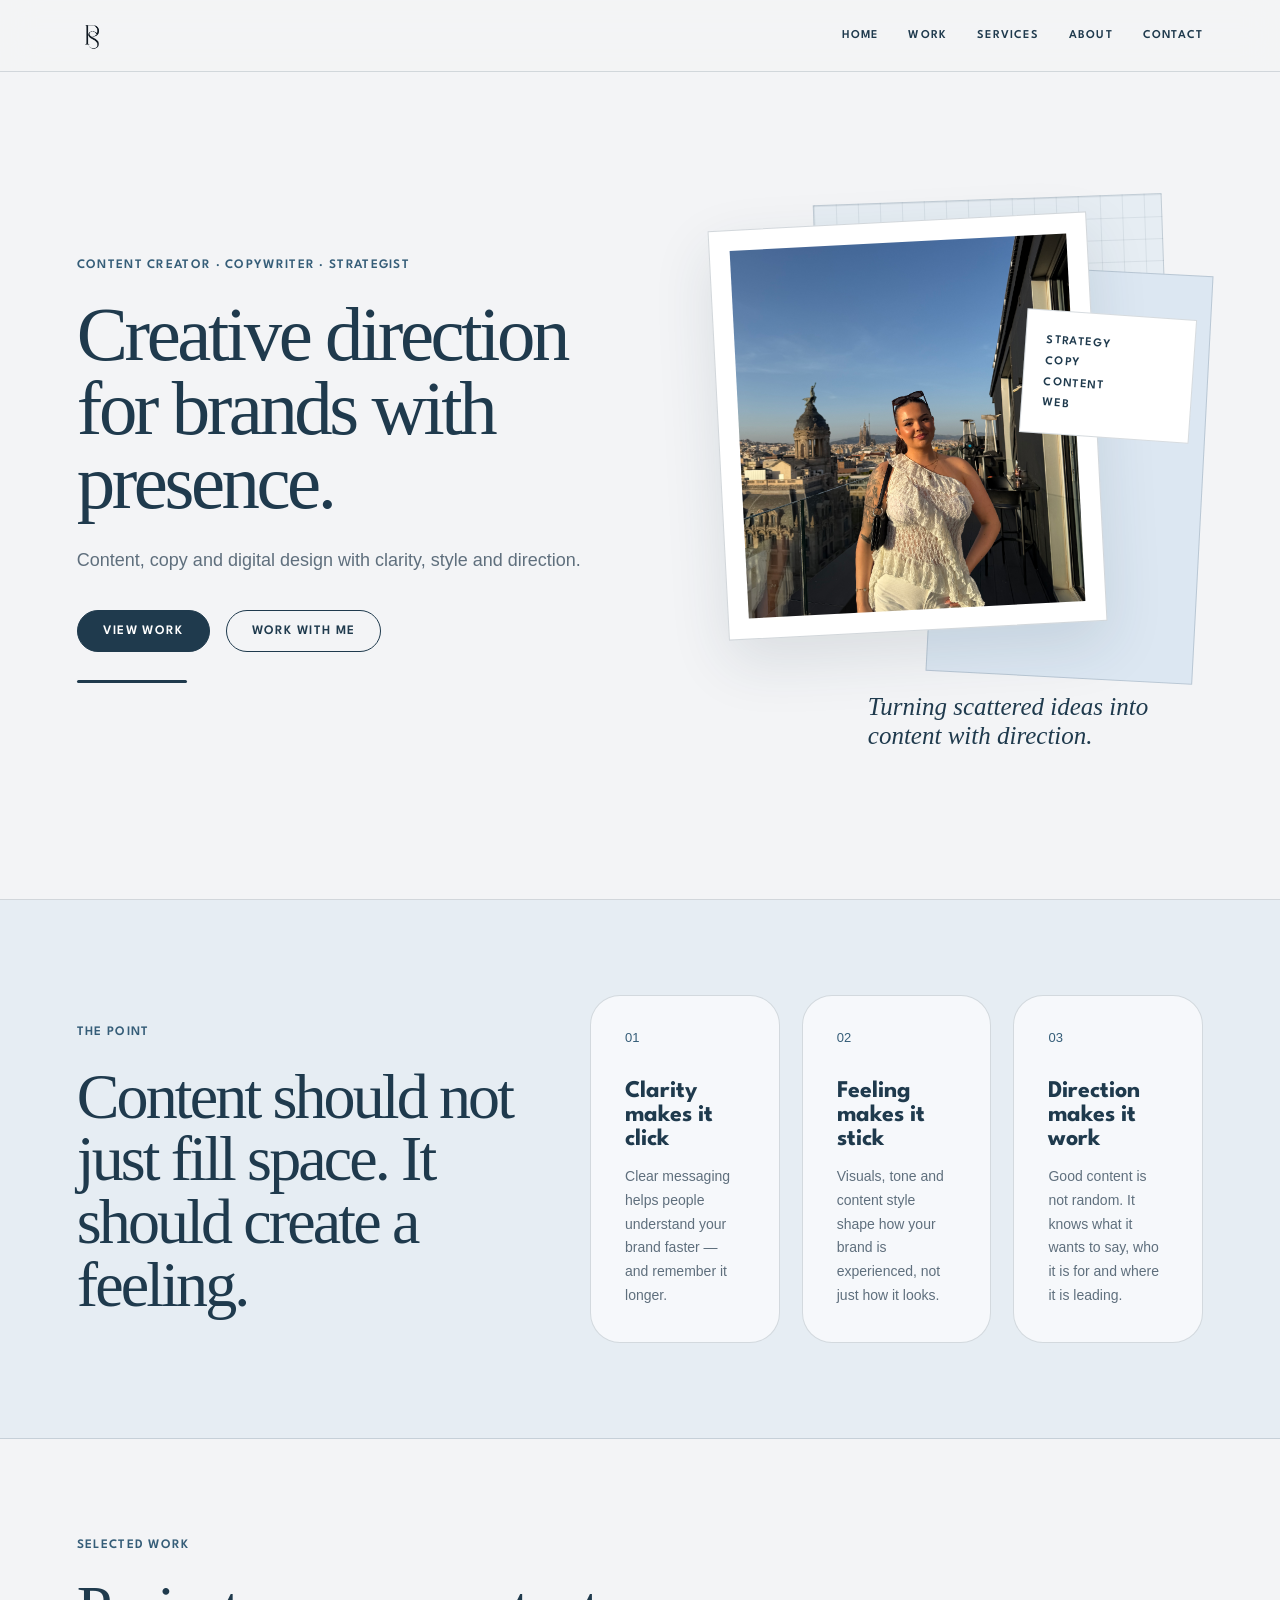
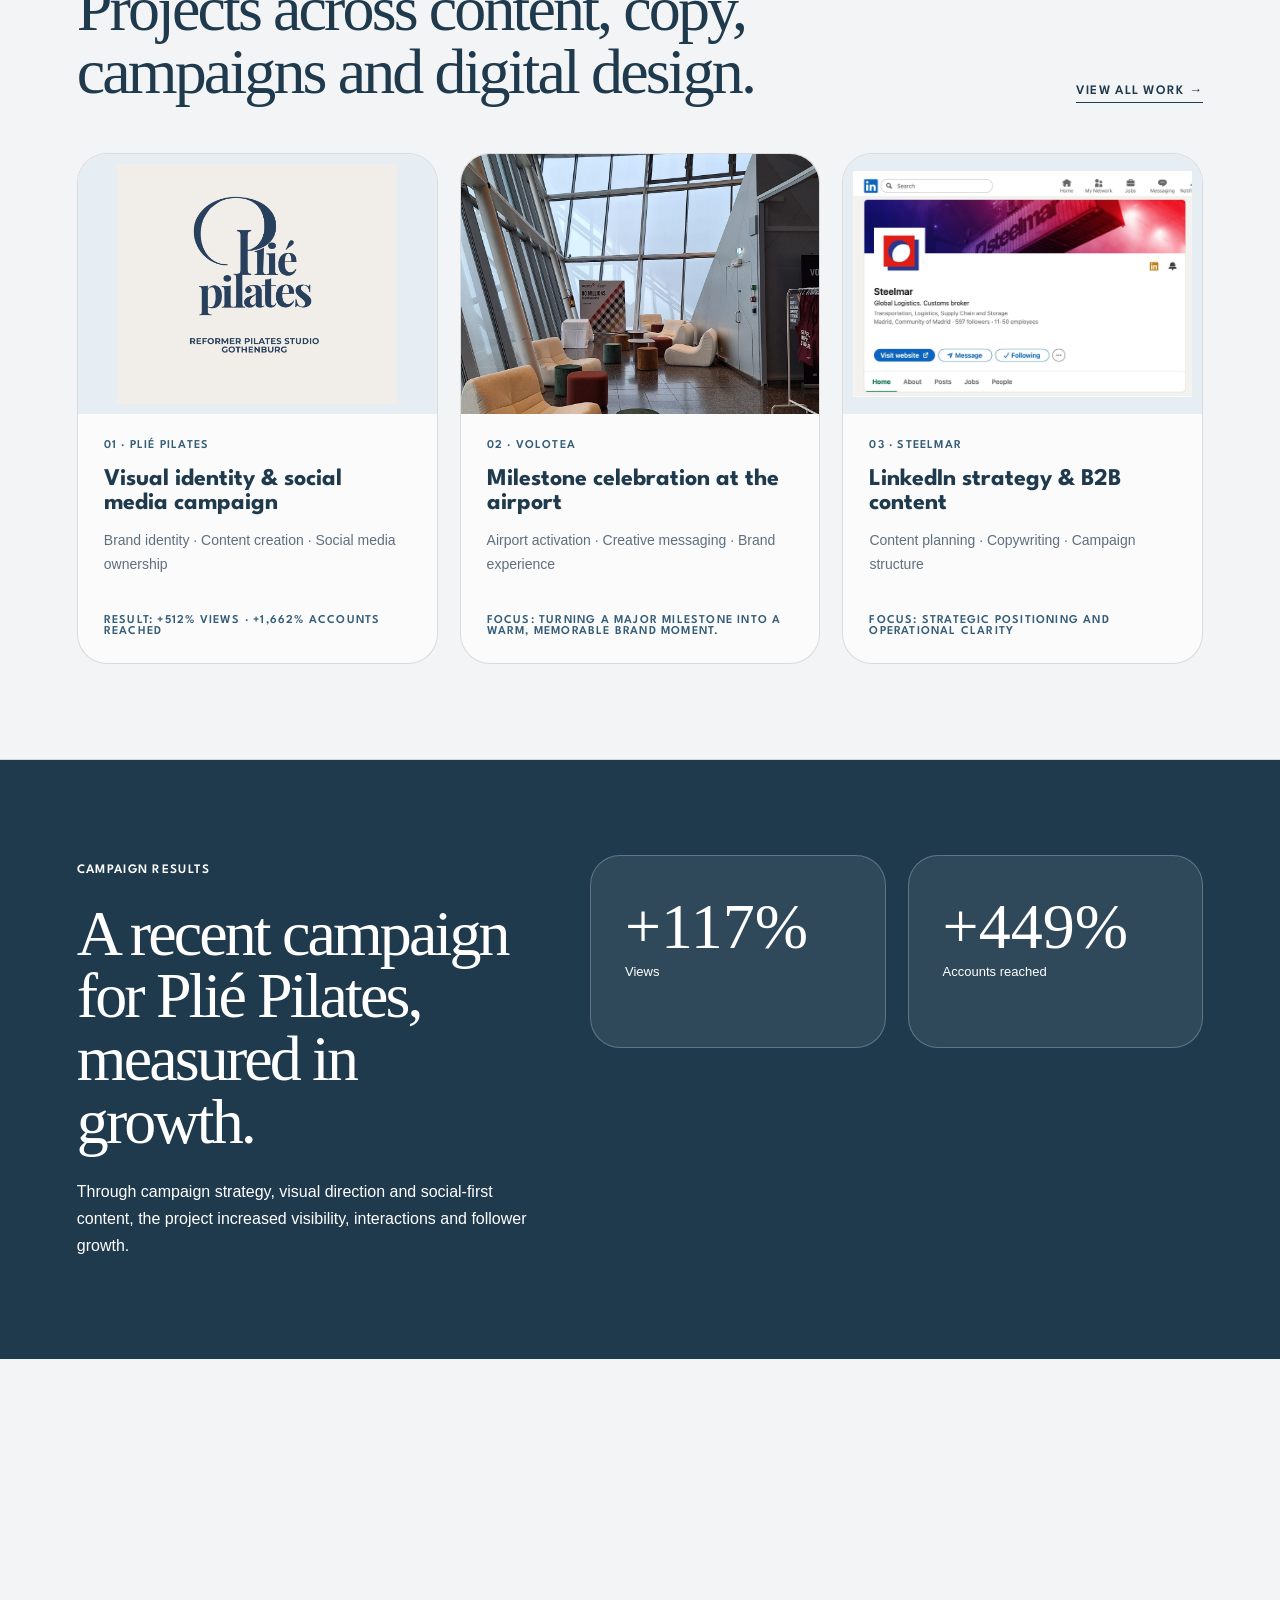
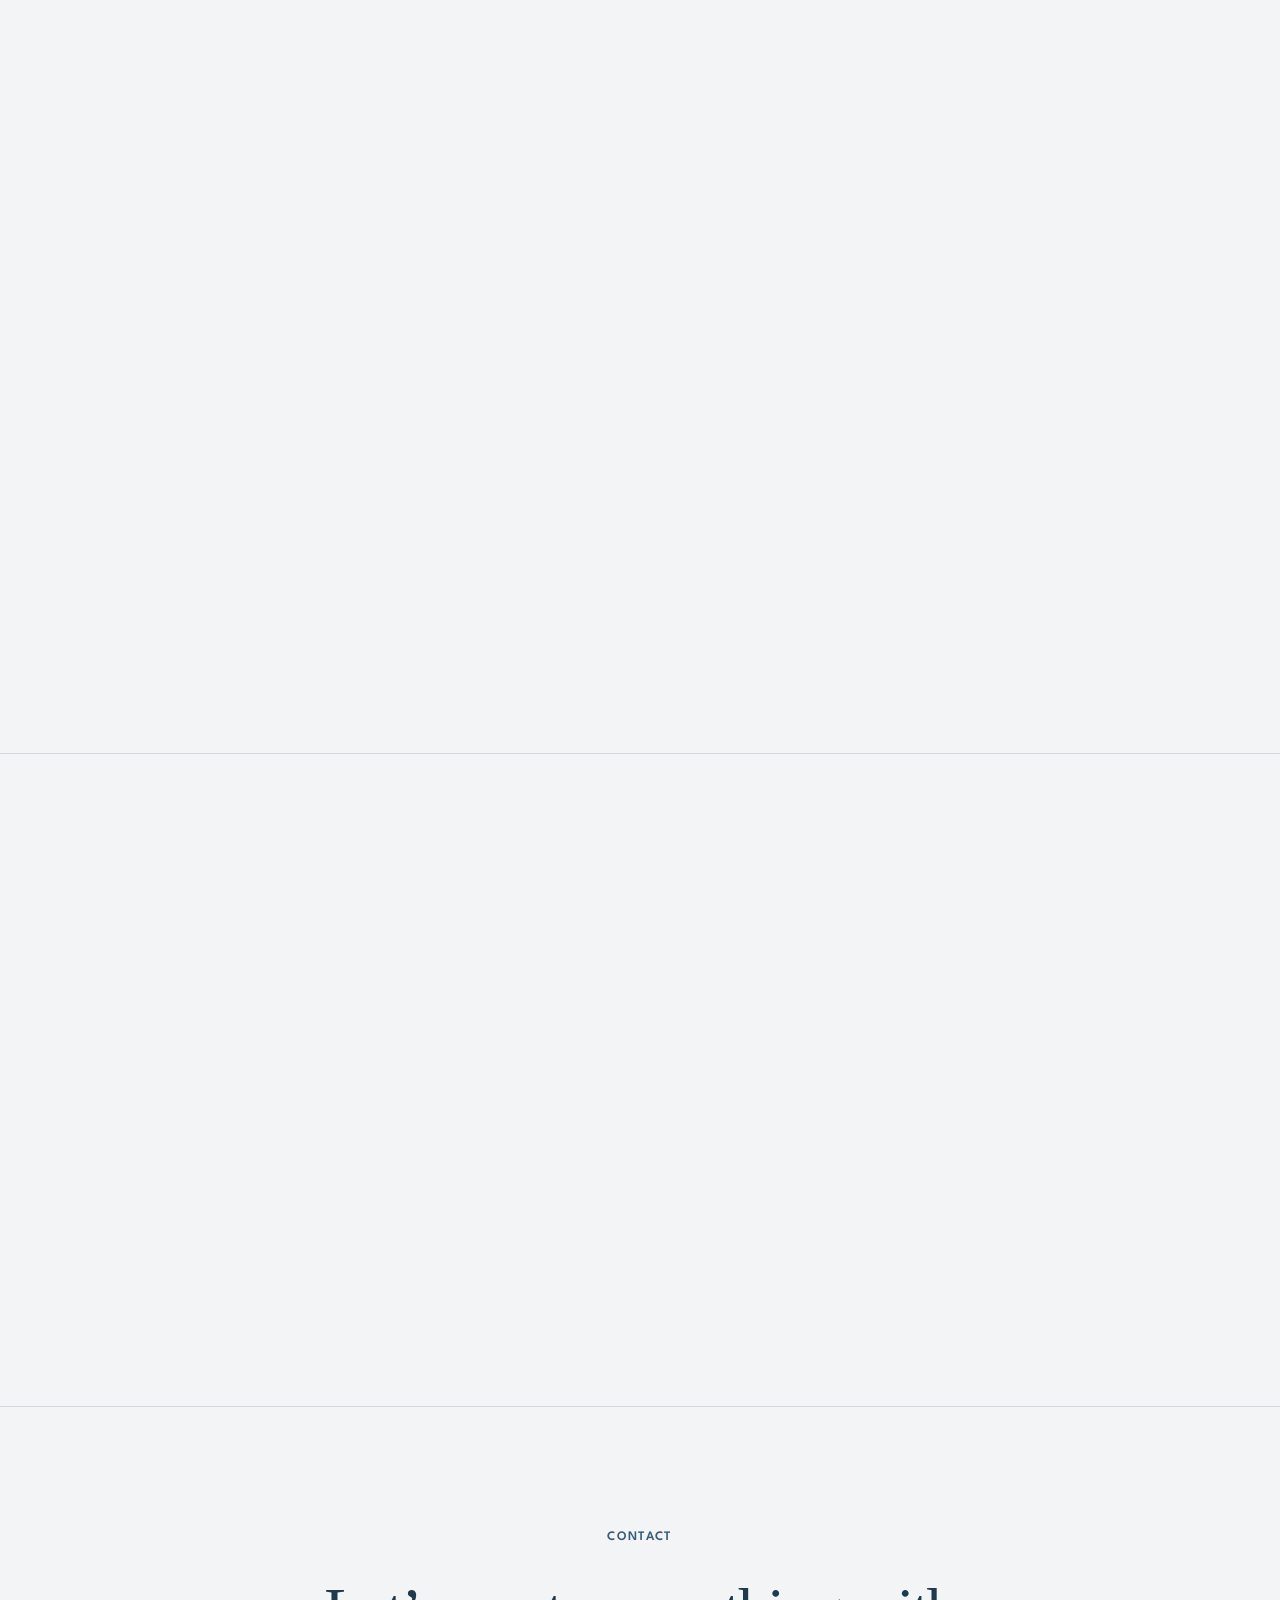
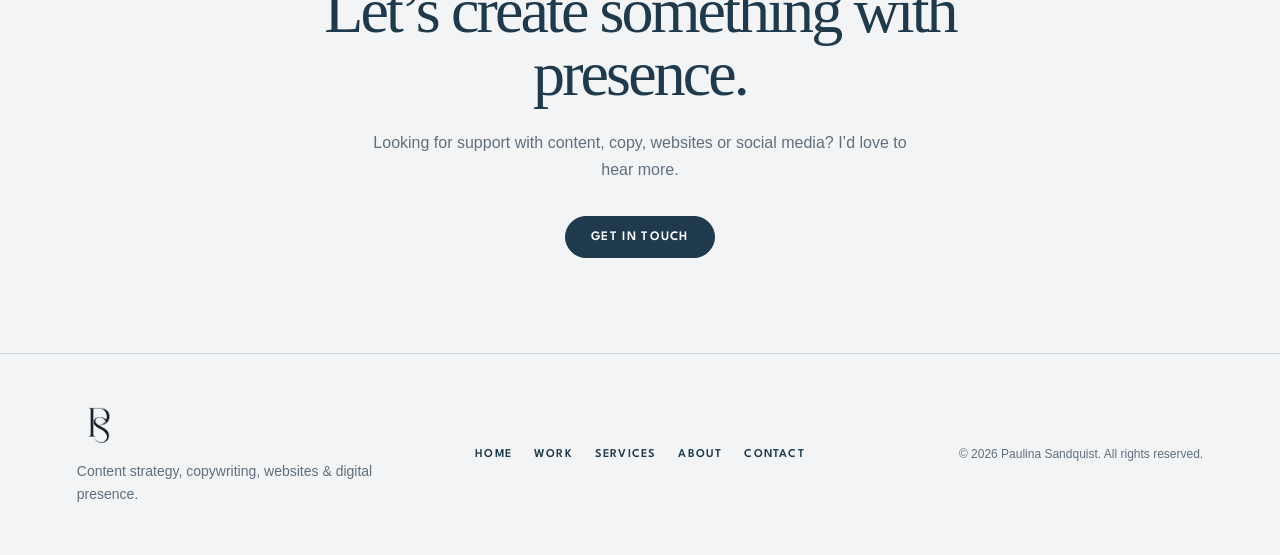
<file: index.html>
<!DOCTYPE html>
<html lang="en">
<head>
  <meta charset="UTF-8" />
  <meta name="viewport" content="width=device-width, initial-scale=1.0" />
  <title>Paulina Sandquist | Creative Portfolio</title>

  <link rel="preconnect" href="https://fonts.googleapis.com">
  <link rel="preconnect" href="https://fonts.gstatic.com" crossorigin>
  <link href="https://fonts.googleapis.com/css2?family=League+Spartan:wght@400;500;600;700&display=swap" rel="stylesheet">

  <link rel="stylesheet" href="style.css" />
</head>

<body>

<header class="site-header">
  <a href="index.html" class="logo">
    <img src="images/PS.png" alt="Paulina Sandquist logo">
  </a>

  <nav class="main-nav">
    <a href="index.html">Home</a>
    <a href="work.html">Work</a>
    <a href="services.html">Services</a>
    <a href="about.html">About</a>
    <a href="contact.html">Contact</a>
  </nav>
</header>

<main>

  <section class="hero">
    <div class="hero-copy fade-item">
      <p class="eyebrow">Content creator · Copywriter · Strategist</p>

      <h1>
        Creative direction for brands with presence.
      </h1>

      <p class="intro-text">
        Content, copy and digital design with clarity, style and direction.
      </p>

      <div class="hero-actions">
        <a href="work.html" class="button">View work</a>
        <a href="contact.html" class="button secondary-button">Work with me</a>
      </div>
    </div>

    <div class="hero-collage fade-item">
      <div class="paper paper-grid"></div>
      <div class="paper paper-blue"></div>

      <div class="portrait-card">
        <img src="images/me.jpeg" alt="Paulina Sandquist portrait">
      </div>

      <div class="note-card">
        <span>Strategy</span>
        <span>Copy</span>
        <span>Content</span>
        <span>Web</span>
      </div>

      <p class="handwritten-note">Turning scattered ideas into content with direction.</p>
    </div>
  </section>


  <section class="statement-section">
    <div class="statement-copy fade-item">
      <p class="eyebrow">The point</p>
      <h2>
        Content should not just fill space. It should create a feeling.
      </h2>
    </div>

    <div class="statement-cards">
      <article class="proof-card">
        <span>01</span>
        <h3>Clarity makes it click</h3>
        <p>Clear messaging helps people understand your brand faster — and remember it longer.</p>
      </article>

      <article class="proof-card">
        <span>02</span>
        <h3>Feeling makes it stick</h3>
        <p>Visuals, tone and content style shape how your brand is experienced, not just how it looks.</p>
      </article>

      <article class="proof-card">
        <span>03</span>
        <h3>Direction makes it work</h3>
        <p>Good content is not random. It knows what it wants to say, who it is for and where it is leading.</p>
      </article>
    </div>
  </section>


  <section class="selected-work">
    <div class="section-heading fade-item">
      <div>
        <p class="eyebrow">Selected work</p>
        <h2>Projects across content, copy, campaigns and digital design.</h2>
      </div>

      <a href="work.html" class="text-link">View all work →</a>
    </div>

   
      <div class="mobile-carousel-wrap">
  <button class="carousel-arrow carousel-arrow-left" type="button" aria-label="Previous project">‹</button>

  <div class="project-grid mobile-carousel">

      <a href="work.html#plie" class="project-card">
        <div class="project-image logo-image">
          <img src="images/plielogga.png" alt="Plié Pilates project">
        </div>

        <div class="project-info">
          <span>01 · Plié Pilates</span>
          <h3>Visual identity & social media campaign</h3>
          <p>Brand identity · Content creation · Social media ownership</p>
          <small>Result: +512% views · +1,662% accounts reached</small>
        </div>
      </a>

      <a href="work.html#volotea" class="project-card">
        <div class="project-image">
          <img src="images/volotea2.jpeg" alt="Volotea campaign project">
        </div>

        <div class="project-info">
          <span>02 · Volotea</span>
          <h3>Milestone celebration at the airport</h3>
          <p>Airport activation · Creative messaging · Brand experience</p>
          <small>Focus: turning a major milestone into a warm, memorable brand moment.</small>
        </div>
      </a>

      <a href="work.html#steelmar" class="project-card">
        <div class="project-image contain-image">
          <img src="images/portfolio.jpg" alt="Steelmar project">
        </div>

        <div class="project-info">
          <span>03 · Steelmar</span>
          <h3>LinkedIn strategy & B2B content</h3>
          <p>Content planning · Copywriting · Campaign structure</p>
          <small>Focus: strategic positioning and operational clarity</small>
        </div>
      </a>
  </div>

  <button class="carousel-arrow carousel-arrow-right" type="button" aria-label="Next project">›</button>
</div>
    </div>
  </section>


  <section class="results-section">
  <div class="results-intro fade-item">
    <p class="eyebrow">Campaign results</p>
    <h2>A recent campaign for Plié Pilates, measured in growth.</h2>
    <p>
      Through campaign strategy, visual direction and social-first content,
      the project increased visibility, interactions and follower growth.
    </p>
  </div>

    <div class="results-grid">
      <article class="proof-card">
        <strong>+117%</strong>
        <span>Views</span>
      </article>

      <article class="proof-card">
        <strong>+449%</strong>
        <span>Accounts reached</span>
      </article>

      <article class="proof-card">
        <strong>+868%</strong>
        <span>Interactions</span>
      </article>

      <article class="proof-card">
        <strong>+161</strong>
        <span>Net new followers</span>
      </article>
    </div>
  </section>


  <section class="services-preview">
    <div class="section-heading fade-item">
      <div>
        <p class="eyebrow">Services</p>
        <h2>Creative direction, content and digital presence for brands with something to say.</h2>
      </div>
    </div>

    <div class="services-grid">

      <article class="service-card">
        <span>01</span>
        <h3>Content strategy</h3>
        <p>Content planning, campaign structure and messaging angles.</p>
      </article>

      <article class="service-card">
        <span>02</span>
        <h3>Copywriting</h3>
        <p>Website copy, captions, campaign lines and tone of voice.</p>
      </article>

      <article class="service-card">
        <span>03</span>
        <h3>Content creation</h3>
        <p>Filming, editing and publishing content for brands.</p>
      </article>

      <article class="service-card">
        <span>04</span>
        <h3>Social media ownership</h3>
        <p>Planning, scheduling, posting and brand consistency across channels.</p>
      </article>

      <article class="service-card">
        <span>05</span>
        <h3>Web design</h3>
        <p>Clean website layouts with structure, flow and visual direction.</p>
      </article>

      <article class="service-card">
        <span>06</span>
        <h3>Creative direction</h3>
        <p>Concepts, moodboards and visual storytelling for digital brands.</p>
      </article>

    </div>
  </section>


  <section class="about-preview">
    <div class="about-collage fade-item">
      <div class="about-image">
        <img src="images/header.png" alt="Paulina Sandquist">
      </div>
      <div class="small-paper"></div>
    </div>

    <div class="about-copy fade-item">
      <p class="eyebrow">About Paulina</p>
      <h2>A strategic eye, a visual instinct and a love for brands with a point of view.</h2>

      <p>
         I’m a Swedish content creator, copywriter and strategist based between Barcelona and Gothenburg.
    I create content, copy, websites and visual direction for brands that want to feel clear,
    considered and memorable.
      </p>

      <a href="about.html" class="text-link">More about me →</a>
    </div>
  </section>


 
  <section class="contact-cta">
    <p class="eyebrow">Contact</p>
    <h2>Let’s create something with presence.</h2>
    <p>
      Looking for support with content, copy, websites or social media?
      I’d love to hear more.
    </p>
    <a href="contact.html" class="button">Get in touch</a>
  </section>

</main>

<footer class="site-footer">
  <div class="footer-brand">
    <img src="images/PS.png" alt="Paulina Sandquist logo">
    <p>Content strategy, copywriting, websites & digital presence.</p>
  </div>

  <nav class="footer-links">
    <a href="index.html">Home</a>
    <a href="work.html">Work</a>
    <a href="services.html">Services</a>
    <a href="about.html">About</a>
    <a href="contact.html">Contact</a>
  </nav>

  <p class="copyright">© 2026 Paulina Sandquist. All rights reserved.</p>
</footer>

<script src="script.js"></script>
</body>
</html>
</file>
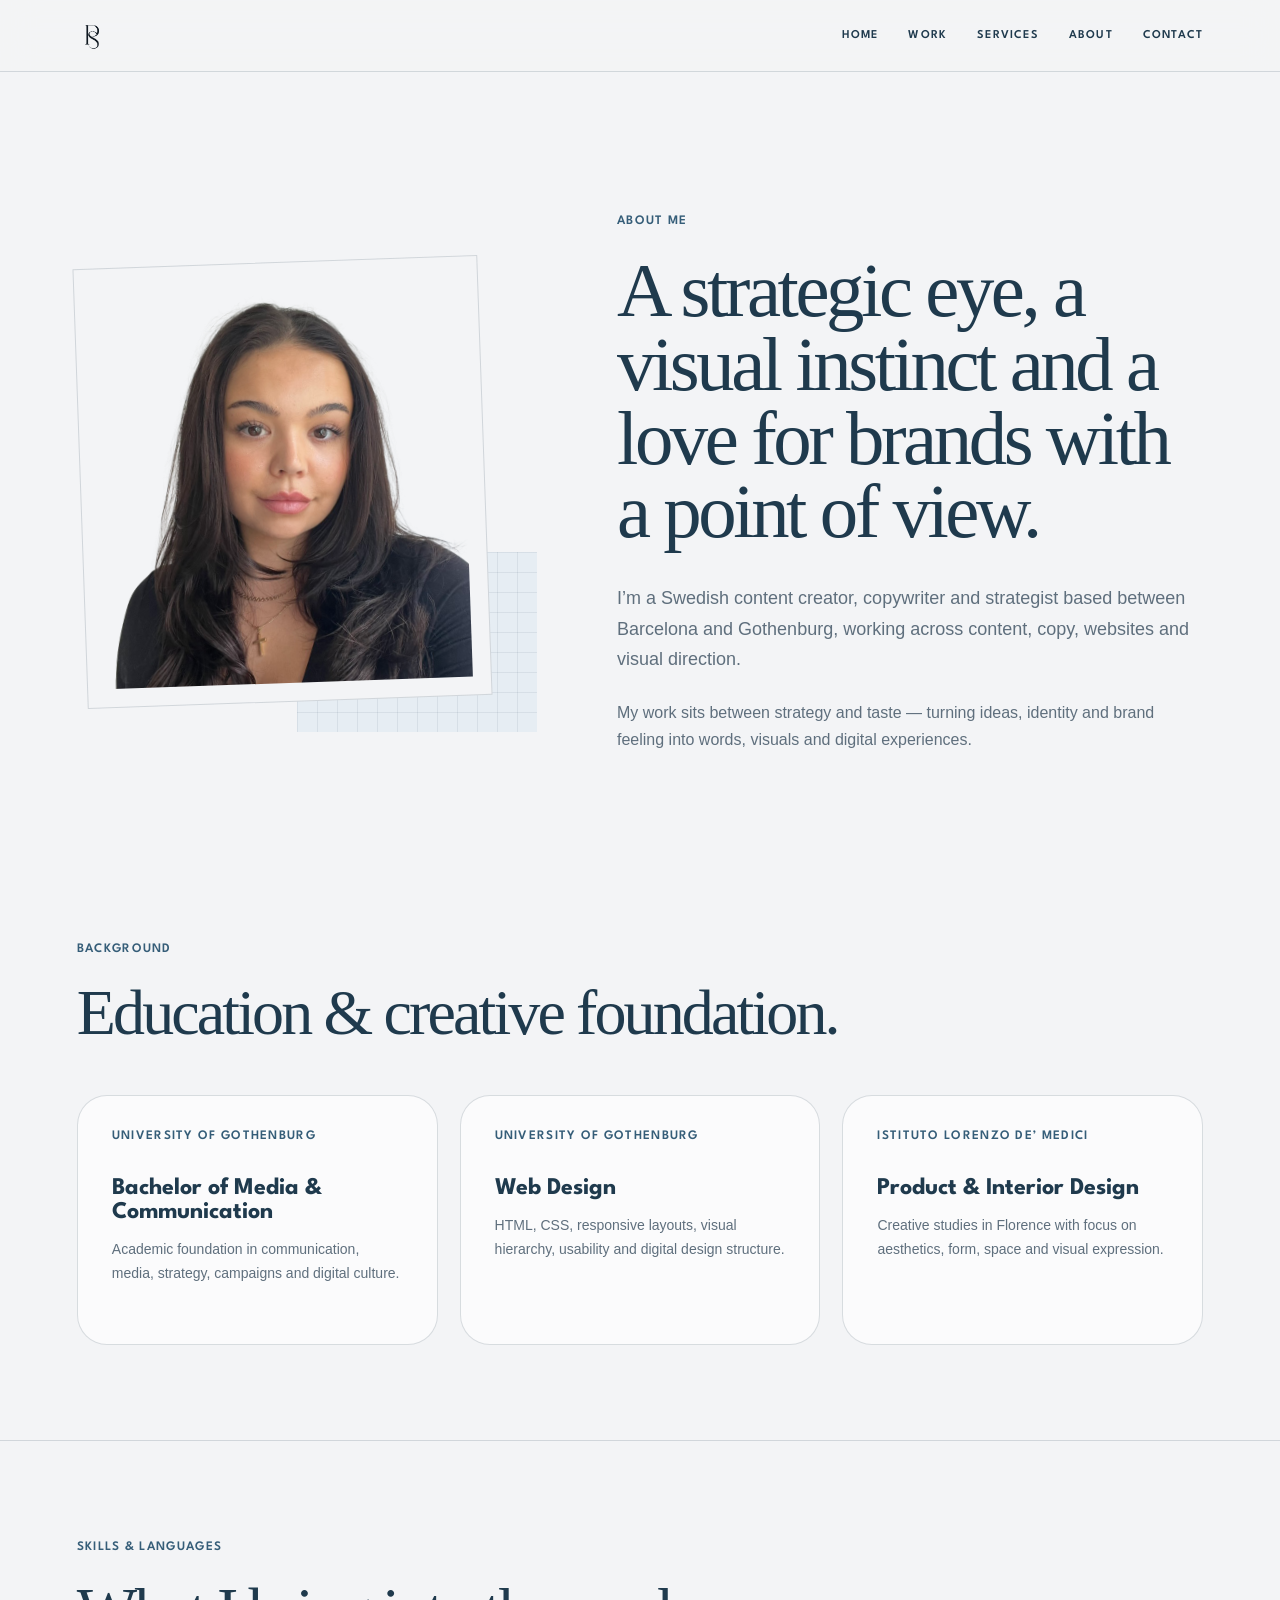
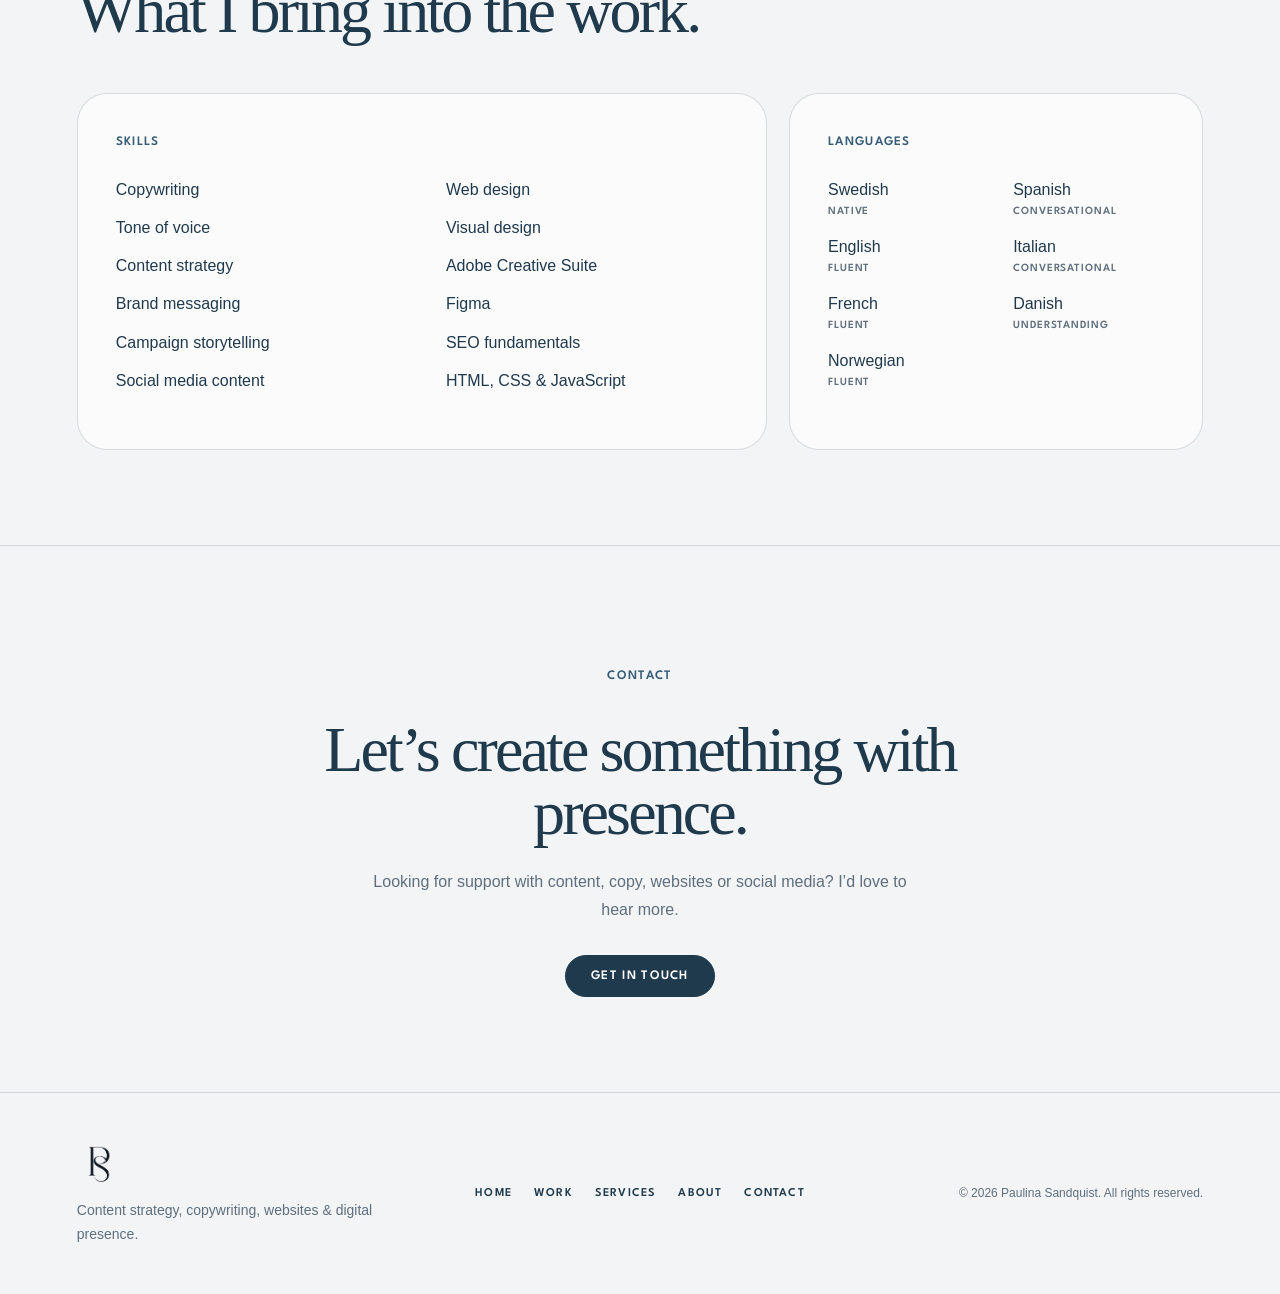
<file: about.html>
<!DOCTYPE html>
<html lang="en">
<head>
  <meta charset="UTF-8" />
  <meta name="viewport" content="width=device-width, initial-scale=1.0" />
  <title>About | Paulina Sandquist</title>

  <link rel="preconnect" href="https://fonts.googleapis.com">
  <link rel="preconnect" href="https://fonts.gstatic.com" crossorigin>
  <link href="https://fonts.googleapis.com/css2?family=League+Spartan:wght@400;500;600;700&display=swap" rel="stylesheet">

  <link rel="stylesheet" href="style.css" />
</head>

<body>

<header class="site-header">
  <a href="index.html" class="logo">
    <img src="images/PS.png" alt="Paulina Sandquist logo">
  </a>

  <nav class="main-nav">
    <a href="index.html">Home</a>
    <a href="work.html">Work</a>
    <a href="services.html">Services</a>
    <a href="about.html">About</a>
    <a href="contact.html">Contact</a>
  </nav>
</header>

<main>

  <section class="subpage-hero about-page-hero">
    <div class="about-collage fade-item">
      <div class="about-image">
        <img src="images/header.png" alt="Paulina Sandquist">
      </div>
      <div class="small-paper"></div>
    </div>

    <div class="subpage-copy fade-item">
      <p class="eyebrow">About me</p>

      <h1>A strategic eye, a visual instinct and a love for brands with a point of view.</h1>

      <p class="intro-text">
        I’m a Swedish content creator, copywriter and strategist based between
        Barcelona and Gothenburg, working across content, copy, websites and visual
        direction.
      </p>

      <p>
        My work sits between strategy and taste — turning ideas, identity and brand feeling
        into words, visuals and digital experiences.
      </p>
    </div>
  </section>

  <section class="background-section">
    <div class="section-heading fade-item">
      <div>
        <p class="eyebrow">Background</p>
        <h2>Education & creative foundation.</h2>
      </div>
    </div>

    <div class="background-grid">
      <article class="service-card fade-item">
        <span>University of Gothenburg</span>
        <h3>Bachelor of Media & Communication</h3>
        <p>Academic foundation in communication, media, strategy, campaigns and digital culture.</p>
      </article>

      <article class="service-card fade-item">
        <span>University of Gothenburg</span>
        <h3>Web Design</h3>
        <p>HTML, CSS, responsive layouts, visual hierarchy, usability and digital design structure.</p>
      </article>

      <article class="service-card fade-item">
        <span>Istituto Lorenzo de’ Medici</span>
        <h3>Product & Interior Design</h3>
        <p>Creative studies in Florence with focus on aesthetics, form, space and visual expression.</p>
      </article>
    </div>
  </section>

  <section class="skills-section">
    <div class="section-heading fade-item">
      <div>
        <p class="eyebrow">Skills & languages</p>
        <h2>What I bring into the work.</h2>
      </div>
    </div>

    <div class="skills-grid">

      <div class="skill-card fade-item">
        <span>Skills</span>

        <div class="skill-list">
          <p>Copywriting</p>
          <p>Tone of voice</p>
          <p>Content strategy</p>
          <p>Brand messaging</p>
          <p>Campaign storytelling</p>
          <p>Social media content</p>
          <p>Web design</p>
          <p>Visual design</p>
          <p>Adobe Creative Suite</p>
          <p>Figma</p>
          <p>SEO fundamentals</p>
          <p>HTML, CSS & JavaScript</p>
        </div>
      </div>

      <div class="skill-card fade-item">
        <span>Languages</span>

        <div class="skill-list language-list">
          <p>Swedish <small>Native</small></p>
          <p>English <small>Fluent</small></p>
          <p>French <small>Fluent</small></p>
          <p>Norwegian <small>Fluent</small></p>
          <p>Spanish <small>Conversational</small></p>
          <p>Italian <small>Conversational</small></p>
          <p>Danish <small>Understanding</small></p>
        </div>
      </div>

    </div>
  </section>

  <section class="contact-cta">
    <p class="eyebrow">Contact</p>
    <h2>Let’s create something with presence.</h2>
    <p>Looking for support with content, copy, websites or social media? I’d love to hear more.</p>
    <a href="contact.html" class="button">Get in touch</a>
  </section>

</main>

<footer class="site-footer">
  <div class="footer-brand">
    <img src="images/PS.png" alt="Paulina Sandquist logo">
    <p>Content strategy, copywriting, websites & digital presence.</p>
  </div>

  <nav class="footer-links">
    <a href="index.html">Home</a>
    <a href="work.html">Work</a>
    <a href="services.html">Services</a>
    <a href="about.html">About</a>
    <a href="contact.html">Contact</a>
  </nav>

  <p class="copyright">© 2026 Paulina Sandquist. All rights reserved.</p>
</footer>

<script src="script.js"></script>
</body>
</html>
</file>
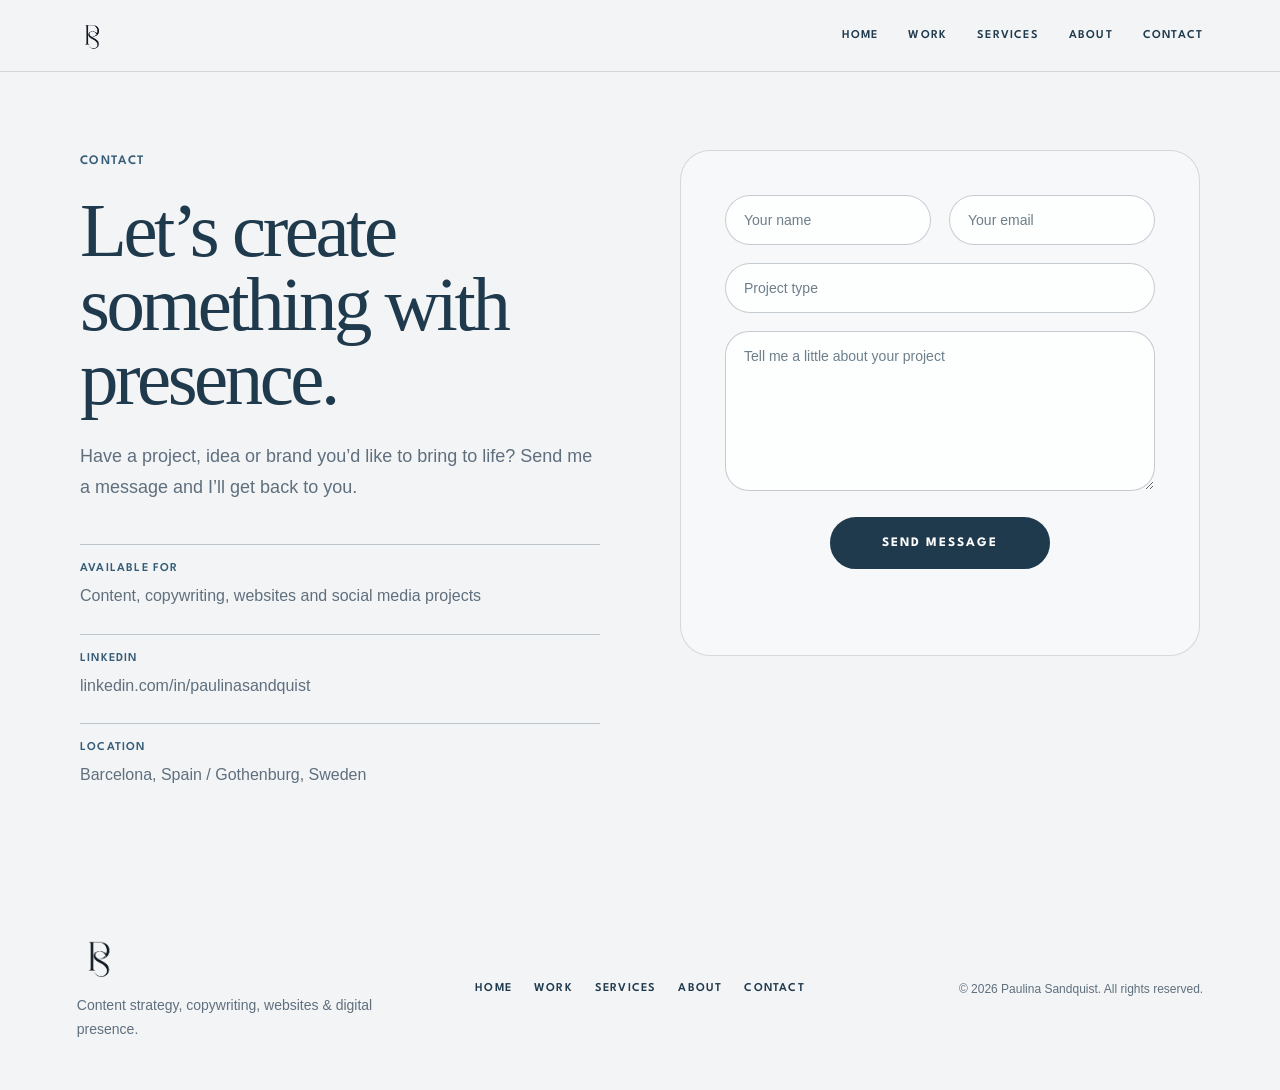
<file: contact.html>
<!DOCTYPE html>
<html lang="en">
<head>
  <meta charset="UTF-8" />
  <meta name="viewport" content="width=device-width, initial-scale=1.0" />
  <title>Contact | Paulina Sandquist</title>

  <link rel="preconnect" href="https://fonts.googleapis.com">
  <link rel="preconnect" href="https://fonts.gstatic.com" crossorigin>
  <link href="https://fonts.googleapis.com/css2?family=League+Spartan:wght@400;500;600;700&display=swap" rel="stylesheet">

  <link rel="stylesheet" href="style.css" />
</head>

<body>

<header class="site-header">
  <a href="index.html" class="logo">
    <img src="images/PS.png" alt="Paulina Sandquist logo">
  </a>

  <nav class="main-nav">
    <a href="index.html">Home</a>
    <a href="work.html">Work</a>
    <a href="services.html">Services</a>
    <a href="about.html">About</a>
    <a href="contact.html">Contact</a>
  </nav>
</header>

<main>

  <section class="subpage-hero contact-page">
    <div class="subpage-copy fade-item">
      <p class="eyebrow">Contact</p>

      <h1>Let’s create something with presence.</h1>

      <p class="intro-text">
        Have a project, idea or brand you’d like to bring to life?
        Send me a message and I’ll get back to you.
      </p>

      <div class="contact-details">
        <div>
          <span>Available for</span>
          <p>Content, copywriting, websites and social media projects</p>
        </div>

        <div>
          <span>LinkedIn</span>
          <a href="https://linkedin.com/in/paulinasandquist" target="_blank">linkedin.com/in/paulinasandquist</a>
        </div>

        <div>
          <span>Location</span>
          <p>Barcelona, Spain / Gothenburg, Sweden</p>
        </div>
      </div>
    </div>

    <form 
  id="contact-form"
  class="contact-form contact-page-form fade-item"
  action="https://formspree.io/f/mzdwobqb"
  method="POST"
>
  <div class="form-row">
    <input type="text" name="name" placeholder="Your name" required>
    <input type="email" name="email" placeholder="Your email" required>
  </div>

  <input type="text" name="project_type" placeholder="Project type">

  <textarea name="message" placeholder="Tell me a little about your project" required></textarea>

  <button type="submit" class="button">Send message</button>

  <p id="form-message" class="form-message" aria-live="polite"></p>
</form>
  </section>

</main>

<footer class="site-footer">
  <div class="footer-brand">
    <img src="images/PS.png" alt="Paulina Sandquist logo">
    <p>Content strategy, copywriting, websites & digital presence.</p>
  </div>

  <nav class="footer-links">
    <a href="index.html">Home</a>
    <a href="work.html">Work</a>
    <a href="services.html">Services</a>
    <a href="about.html">About</a>
    <a href="contact.html">Contact</a>
  </nav>

  <p class="copyright">© 2026 Paulina Sandquist. All rights reserved.</p>
</footer>

<script src="script.js"></script>
</body>
</html>
</file>
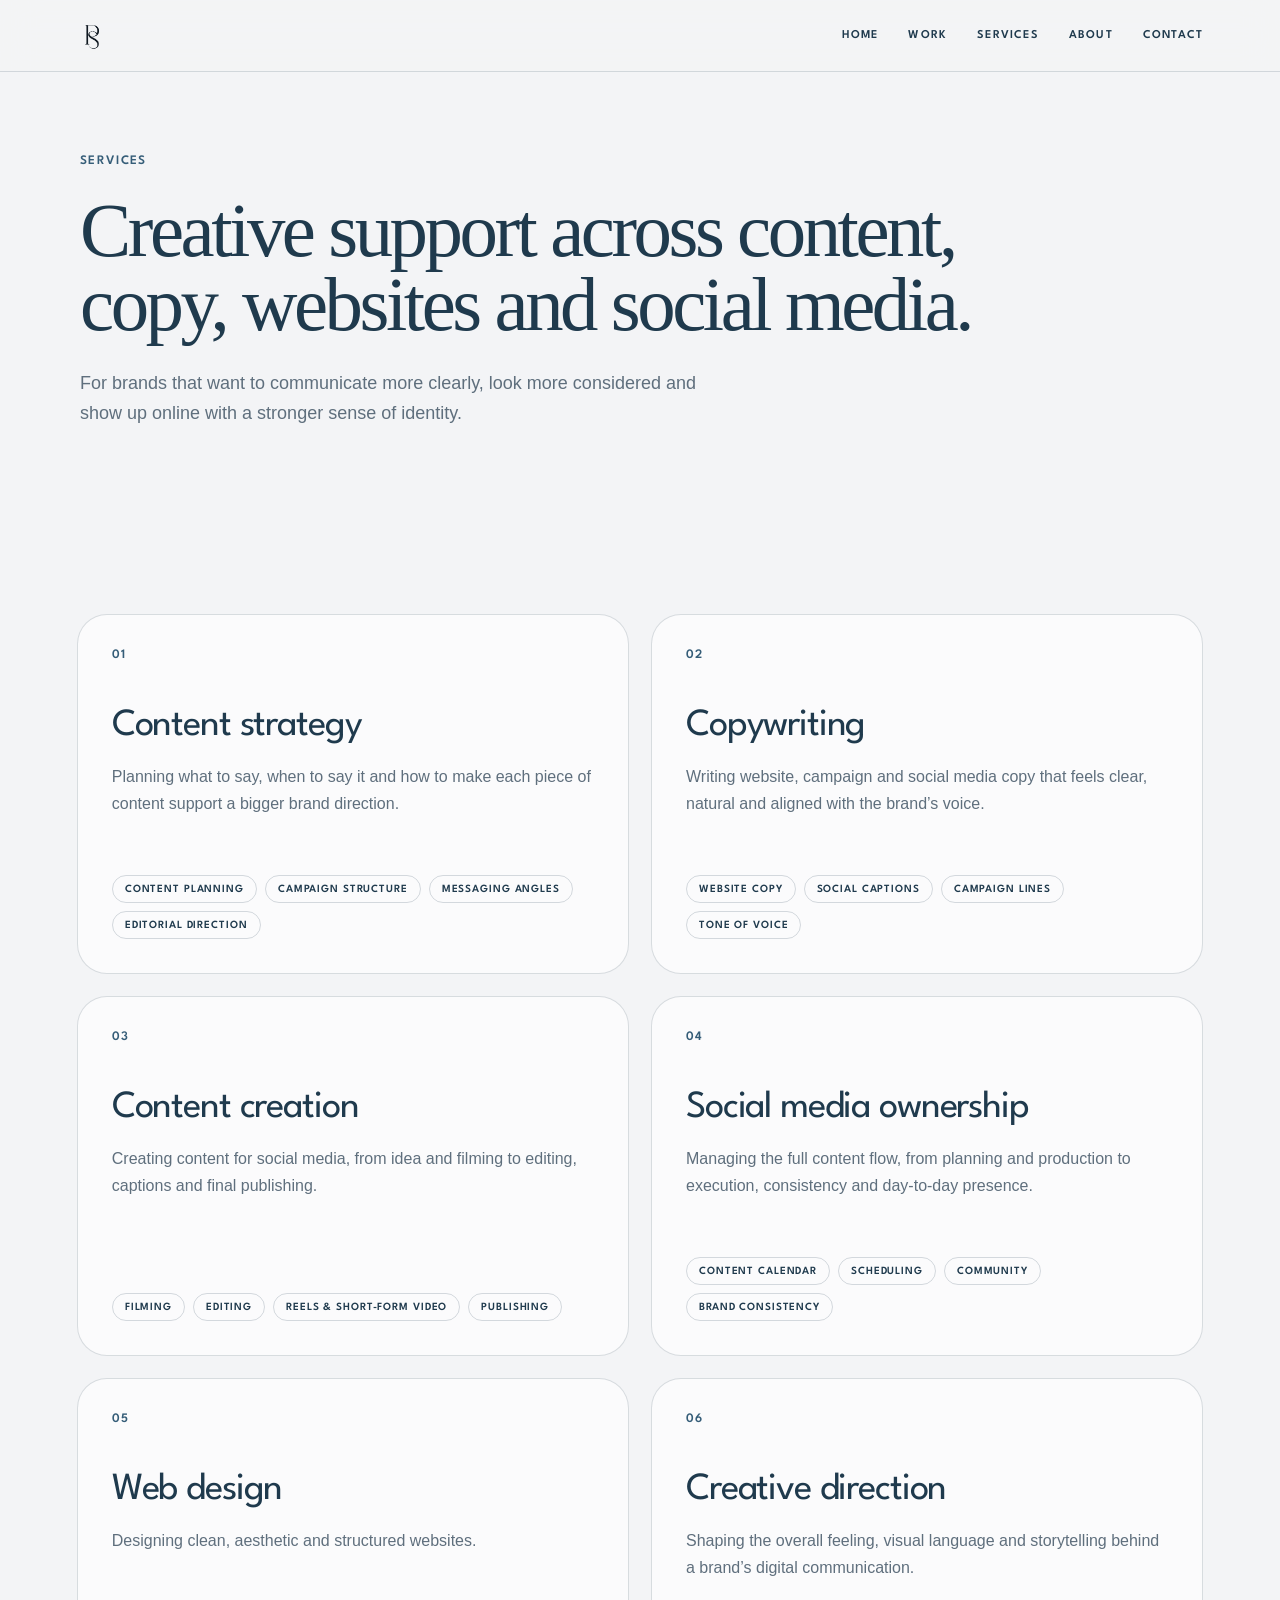
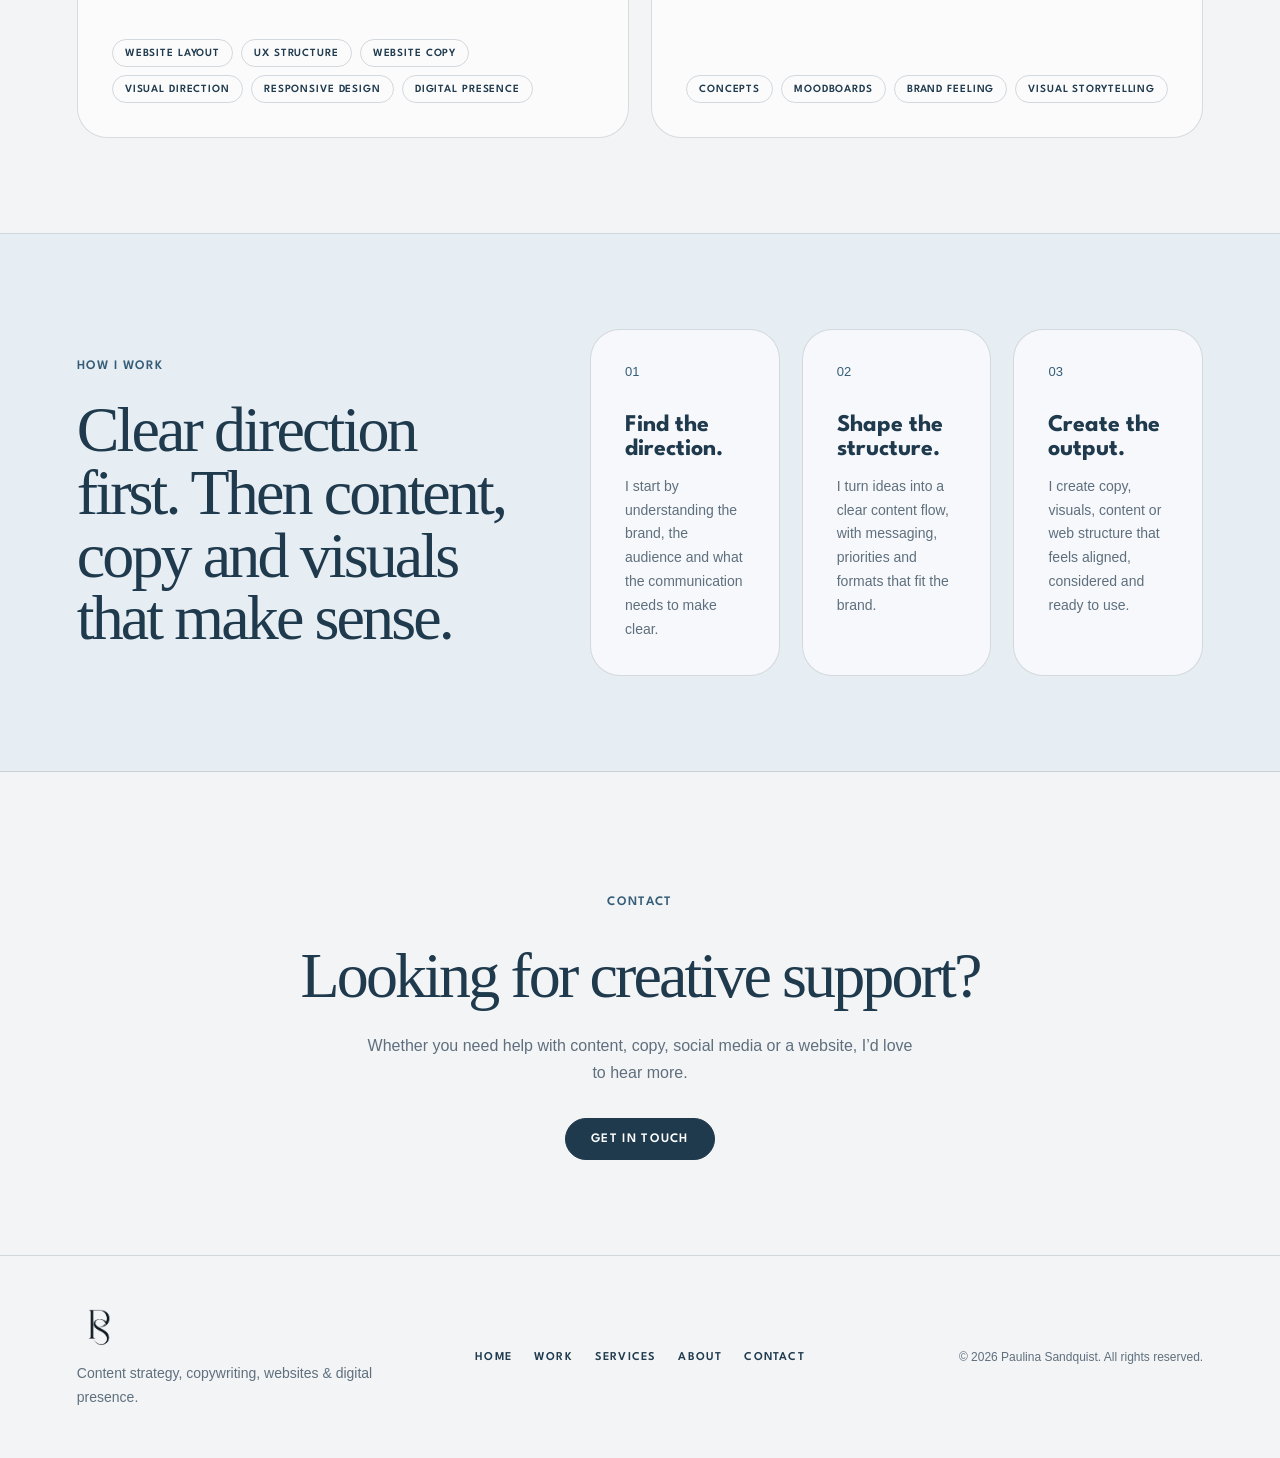
<file: services.html>
<!DOCTYPE html>
<html lang="en">
<head>
  <meta charset="UTF-8" />
  <meta name="viewport" content="width=device-width, initial-scale=1.0" />
  <title>Services | Paulina Sandquist</title>

  <link rel="preconnect" href="https://fonts.googleapis.com">
  <link rel="preconnect" href="https://fonts.gstatic.com" crossorigin>
  <link href="https://fonts.googleapis.com/css2?family=League+Spartan:wght@400;500;600;700&display=swap" rel="stylesheet">

  <link rel="stylesheet" href="style.css" />
</head>

<body>

<header class="site-header">
  <a href="index.html" class="logo">
    <img src="images/PS.png" alt="Paulina Sandquist logo">
  </a>

  <nav class="main-nav">
    <a href="index.html">Home</a>
    <a href="work.html">Work</a>
    <a href="services.html">Services</a>
    <a href="about.html">About</a>
    <a href="contact.html">Contact</a>
  </nav>
</header>

<main>

  <section class="subpage-hero simple-page-hero">
    <div class="subpage-copy fade-item">
      <p class="eyebrow">Services</p>

      <h1>Creative support across content, copy, websites and social media.</h1>

      <p class="intro-text">
        For brands that want to communicate more clearly, look more considered 
and show up online with a stronger sense of identity.
      </p>
    </div>
  </section>


  <section class="services-page-section">
    <div class="services-detail-grid">

      <article class="service-detail-card">
        <span>01</span>
        <h2>Content strategy</h2>
        <p>
          Planning what to say, when to say it and how to make each piece of content
    support a bigger brand direction.
        </p>
        <ul>
          <li>Content planning</li>
          <li>Campaign structure</li>
          <li>Messaging angles</li>
          <li>Editorial direction</li>
        </ul>
      </article>

      <article class="service-detail-card">
        <span>02</span>
        <h2>Copywriting</h2>
        <p>
          Writing website, campaign and social media copy that feels clear, natural
    and aligned with the brand’s voice.
        </p>
        <ul>
          <li>Website copy</li>
          <li>Social captions</li>
          <li>Campaign lines</li>
          <li>Tone of voice</li>
        </ul>
      </article>

      <article class="service-detail-card">
        <span>03</span>
        <h2>Content creation</h2>
        <p>
          Creating content for social media, from idea and filming to
    editing, captions and final publishing.
        </p>
        <ul>
          <li>Filming</li>
          <li>Editing</li>
          <li>Reels & short-form video</li>
          <li>Publishing</li>
        </ul>
      </article>

      <article class="service-detail-card">
        <span>04</span>
        <h2>Social media ownership</h2>
        <p>
          Managing the full content flow, from planning and production to
    execution, consistency and day-to-day presence.
        </p>
        <ul>
          <li>Content calendar</li>
          <li>Scheduling</li>
          <li>Community</li>
          <li>Brand consistency</li>
        </ul>
      </article>

      <article class="service-detail-card">
        <span>05</span>
        <h2>Web design</h2>
        <p>
          Designing clean, aesthetic and structured websites.
        </p>
        <ul>
          <li>Website layout</li>
    <li>UX structure</li>
    <li>Website copy</li>
    <li>Visual direction</li>
    <li>Responsive design</li>
    <li>Digital presence</li>
        </ul>
      </article>

      <article class="service-detail-card">
        <span>06</span>
        <h2>Creative direction</h2>
        <p>
          Shaping the overall feeling, visual language and storytelling behind a brand’s digital
    communication.
        </p>
        <ul>
          <li>Concepts</li>
          <li>Moodboards</li>
          <li>Brand feeling</li>
          <li>Visual storytelling</li>
        </ul>
      </article>

    </div>
  </section>


  <section class="statement-section">
    <div class="statement-copy fade-item">
      <p class="eyebrow">How I work</p>
      <h2>Clear direction first. 
        Then content, copy and visuals that make sense.</h2>
    </div>

    <div class="statement-cards">
      <article class="proof-card">
        <span>01</span>
        <h3>Find the direction.</h3>
        <p>I start by understanding the brand, the audience and what the communication
    needs to make clear.</p>
      </article>

      <article class="proof-card">
        <span>02</span>
        <h3>Shape the structure.</h3>
        <p>I turn ideas into a clear content flow, with messaging, priorities and
    formats that fit the brand.</p>
      </article>

      <article class="proof-card">
        <span>03</span>
        <h3>Create the output.</h3>
        <p>I create copy, visuals, content or web structure that feels aligned,
    considered and ready to use.</p>
      </article>
    </div>
  </section>


  <section class="contact-cta">
    <p class="eyebrow">Contact</p>
    <h2>Looking for creative support?</h2>
    <p>Whether you need help with content, copy, social media or a website, I’d love to hear more.</p>
    <a href="contact.html" class="button">Get in touch</a>
  </section>

</main>

<footer class="site-footer">
  <div class="footer-brand">
    <img src="images/PS.png" alt="Paulina Sandquist logo">
    <p>Content strategy, copywriting, websites & digital presence.</p>
  </div>

  <nav class="footer-links">
    <a href="index.html">Home</a>
    <a href="work.html">Work</a>
    <a href="services.html">Services</a>
    <a href="about.html">About</a>
    <a href="contact.html">Contact</a>
  </nav>

  <p class="copyright">© 2026 Paulina Sandquist. All rights reserved.</p>
</footer>

<script src="script.js"></script>
</body>
</html>
</file>
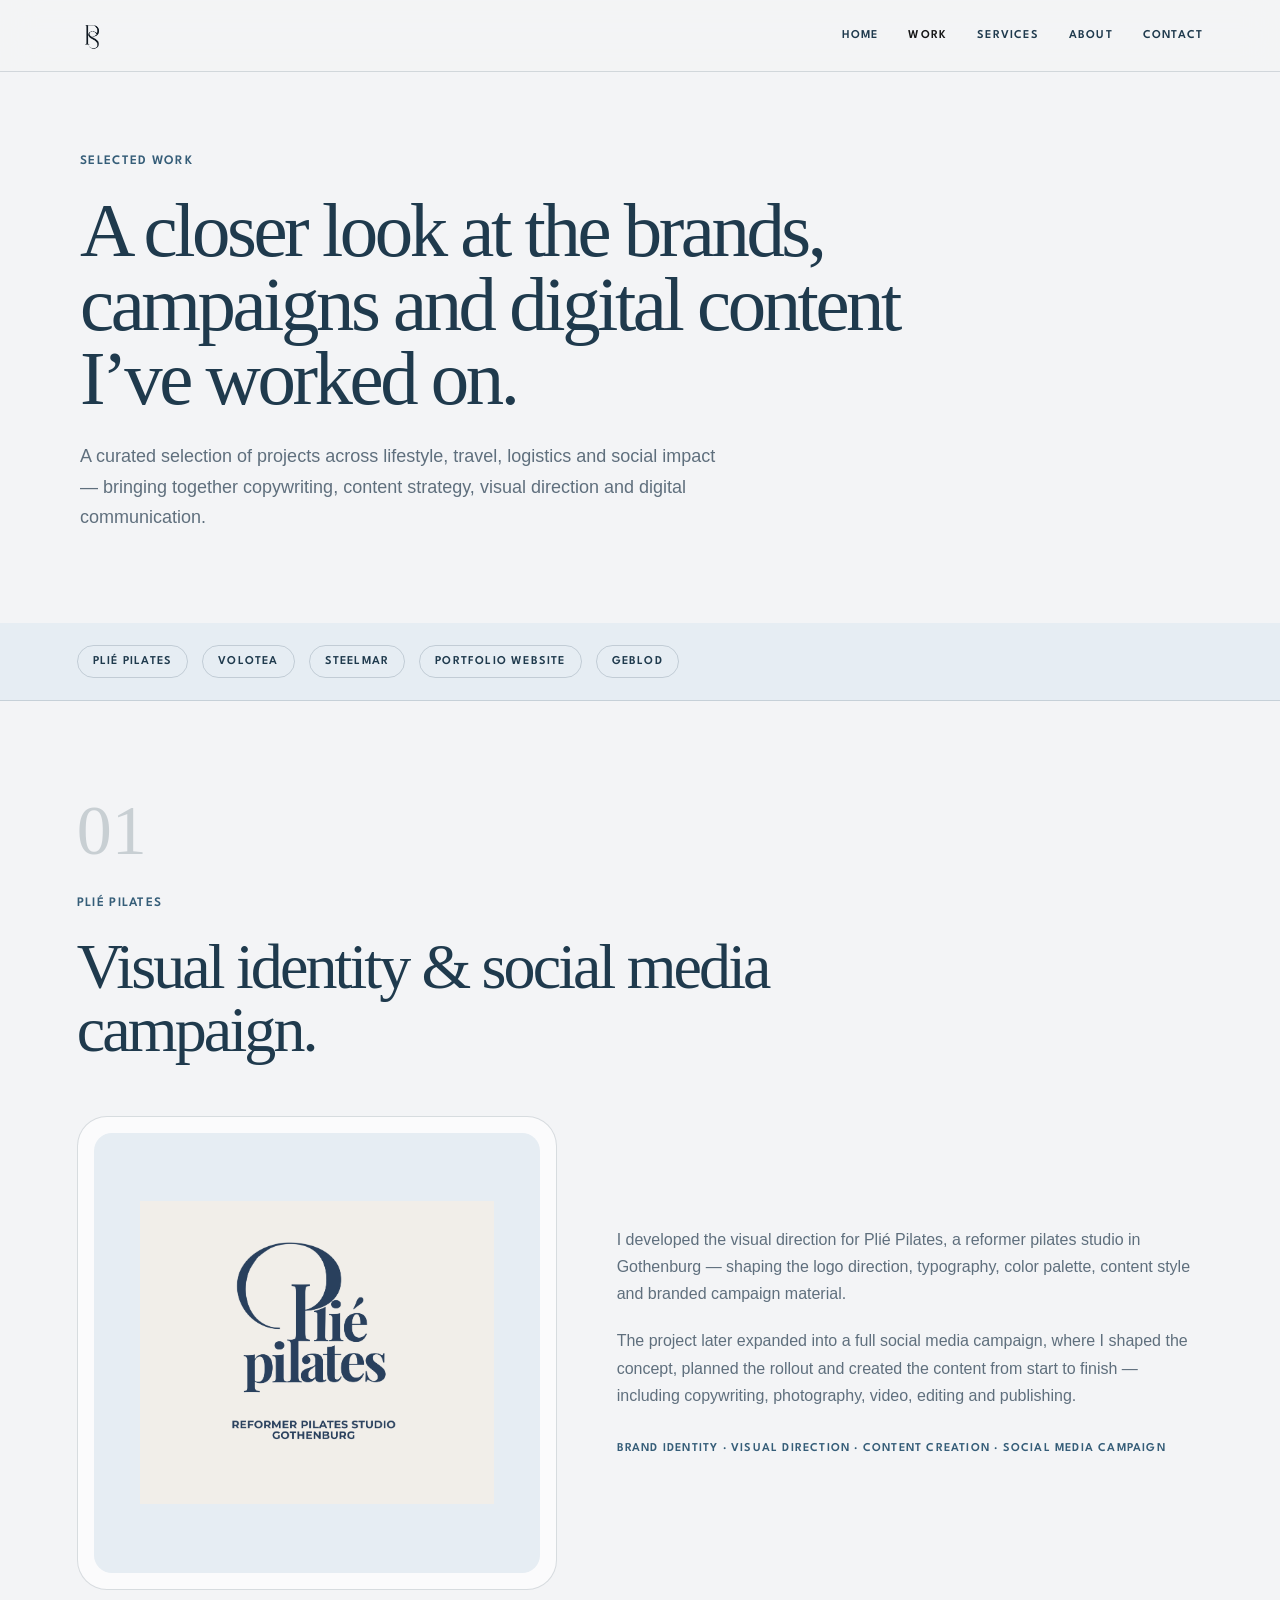
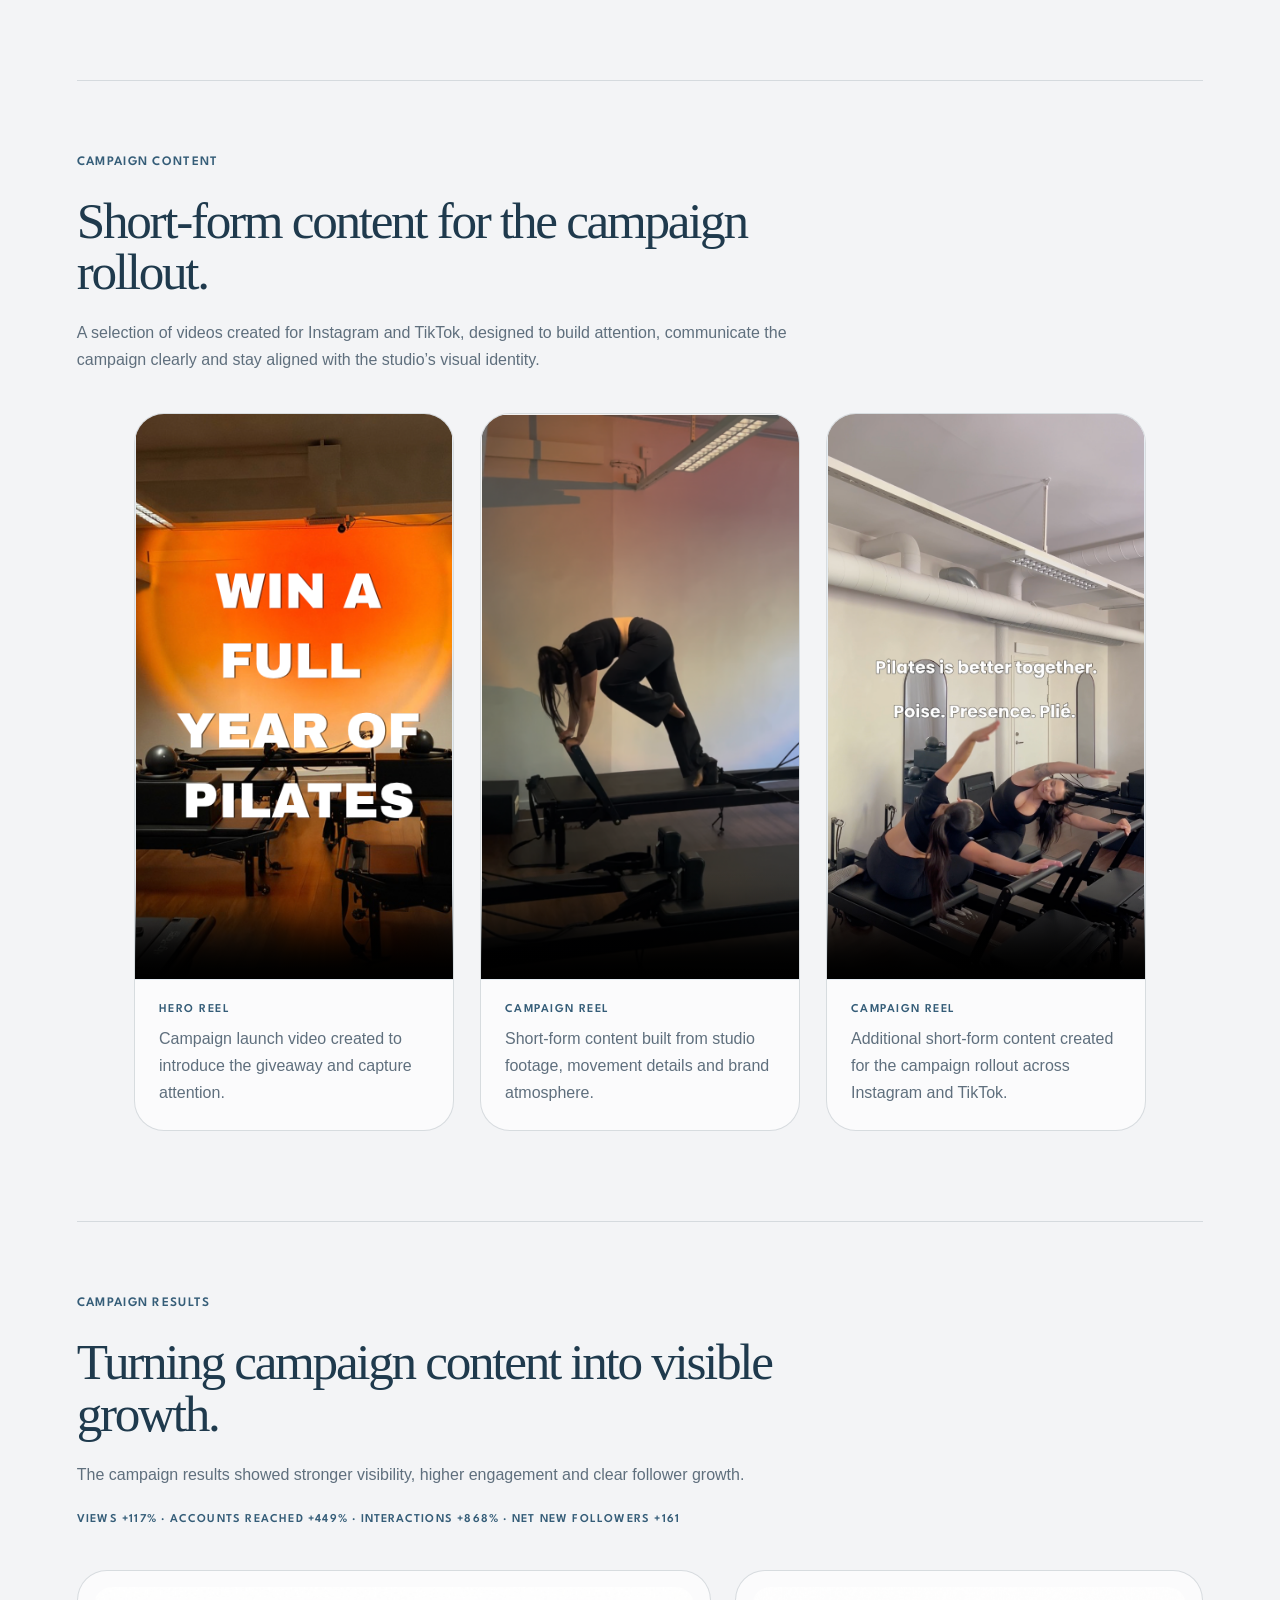
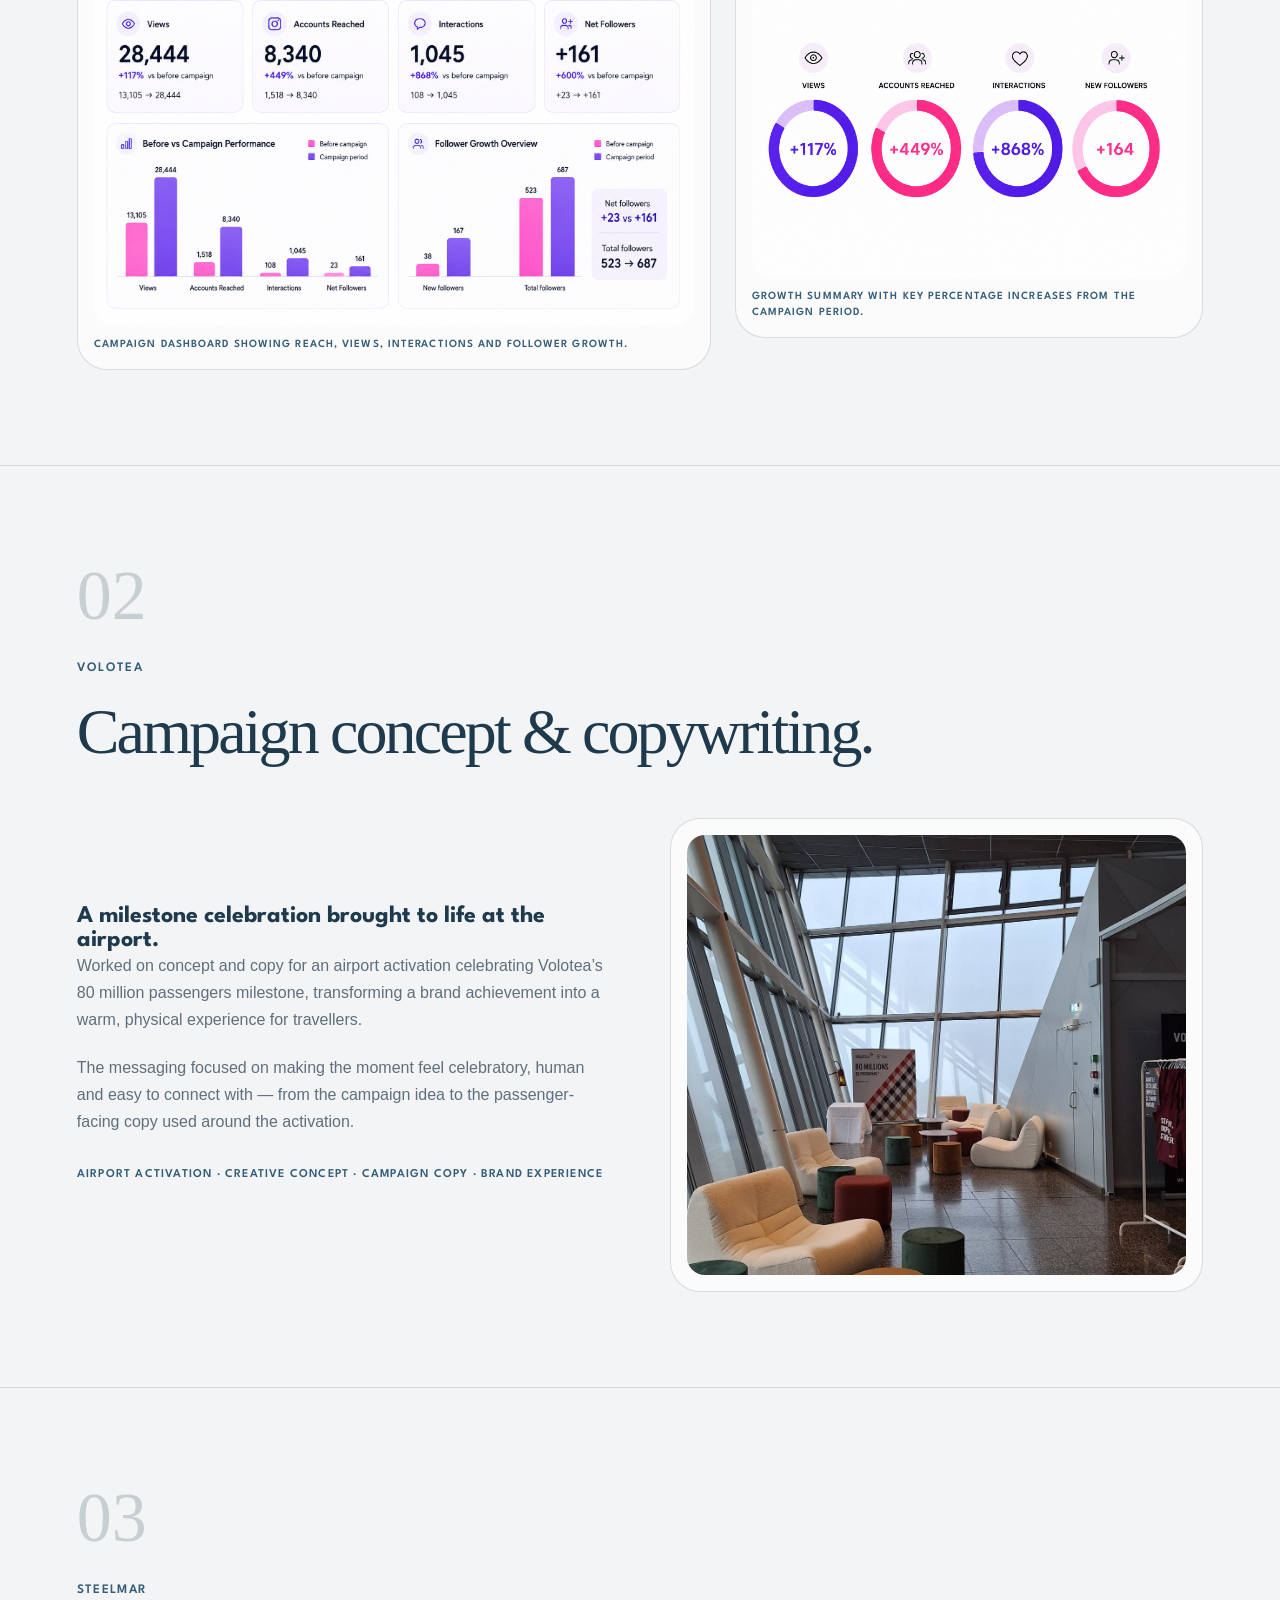
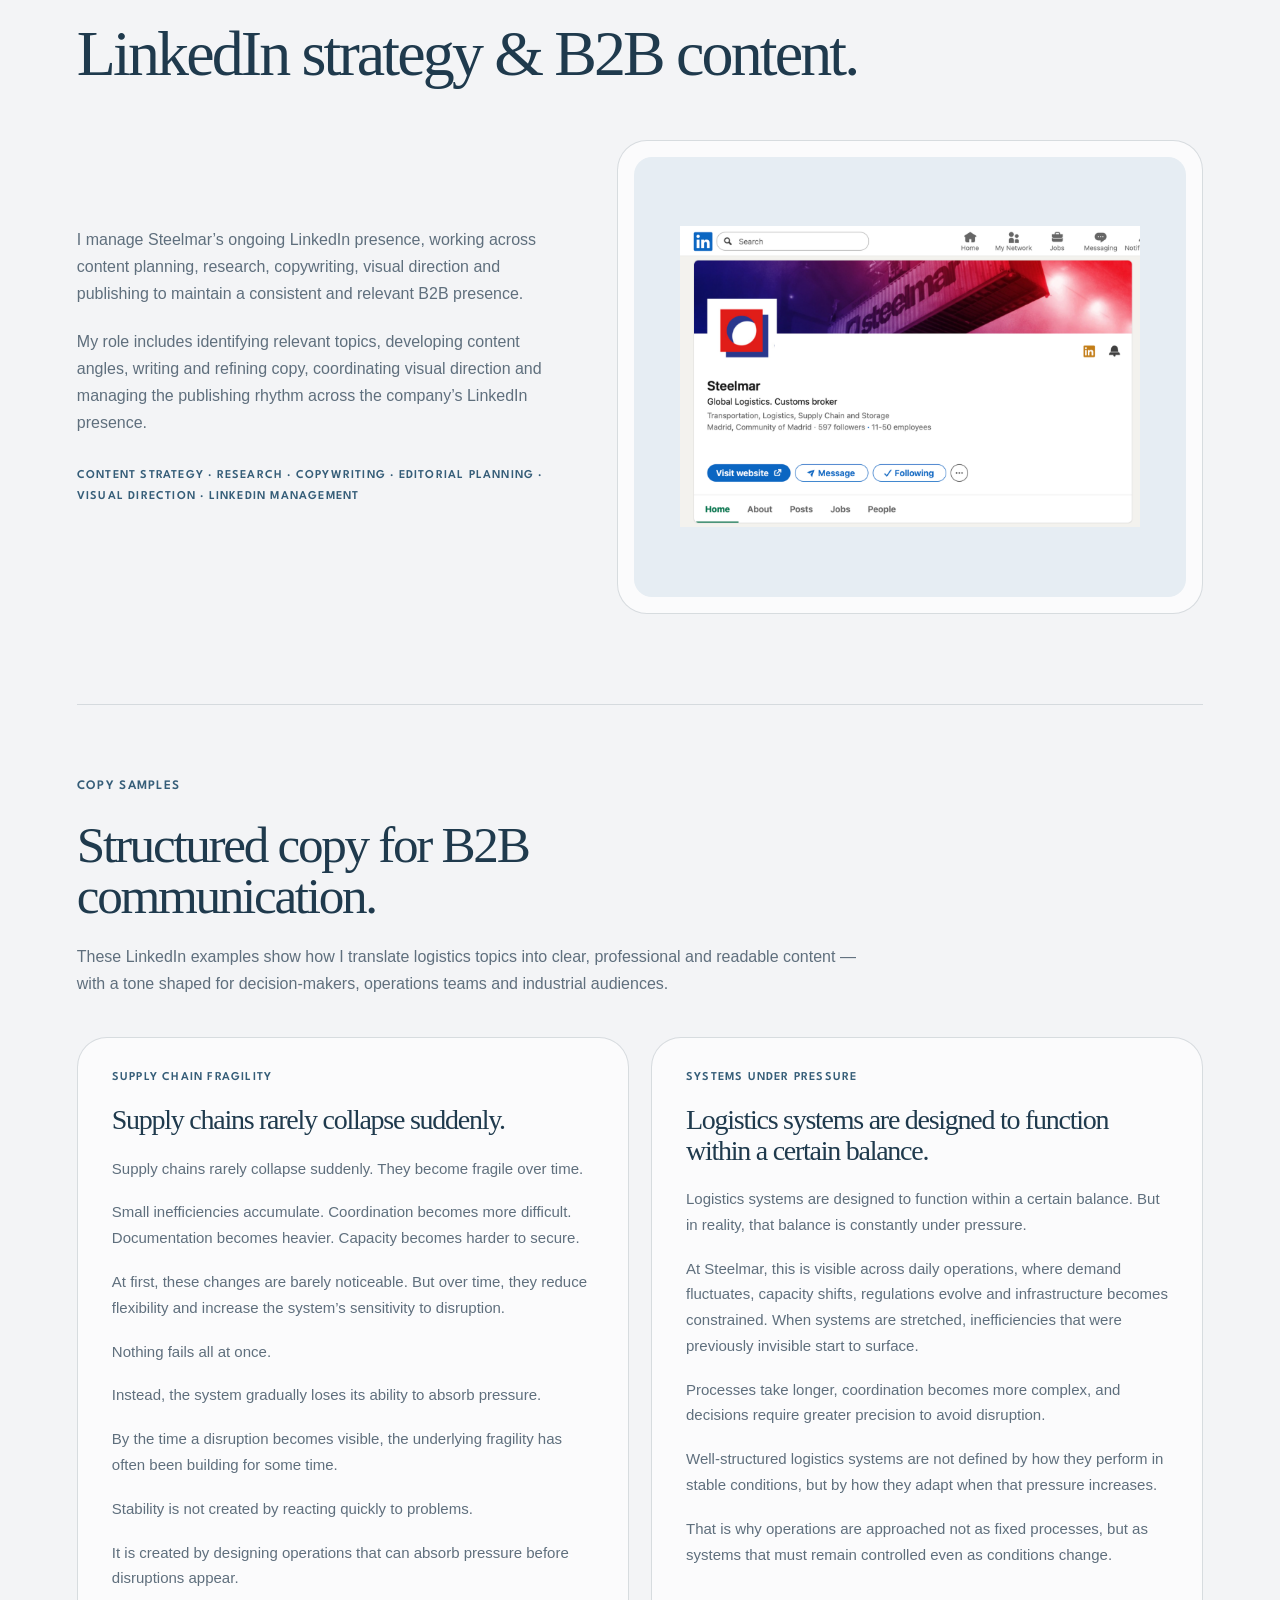
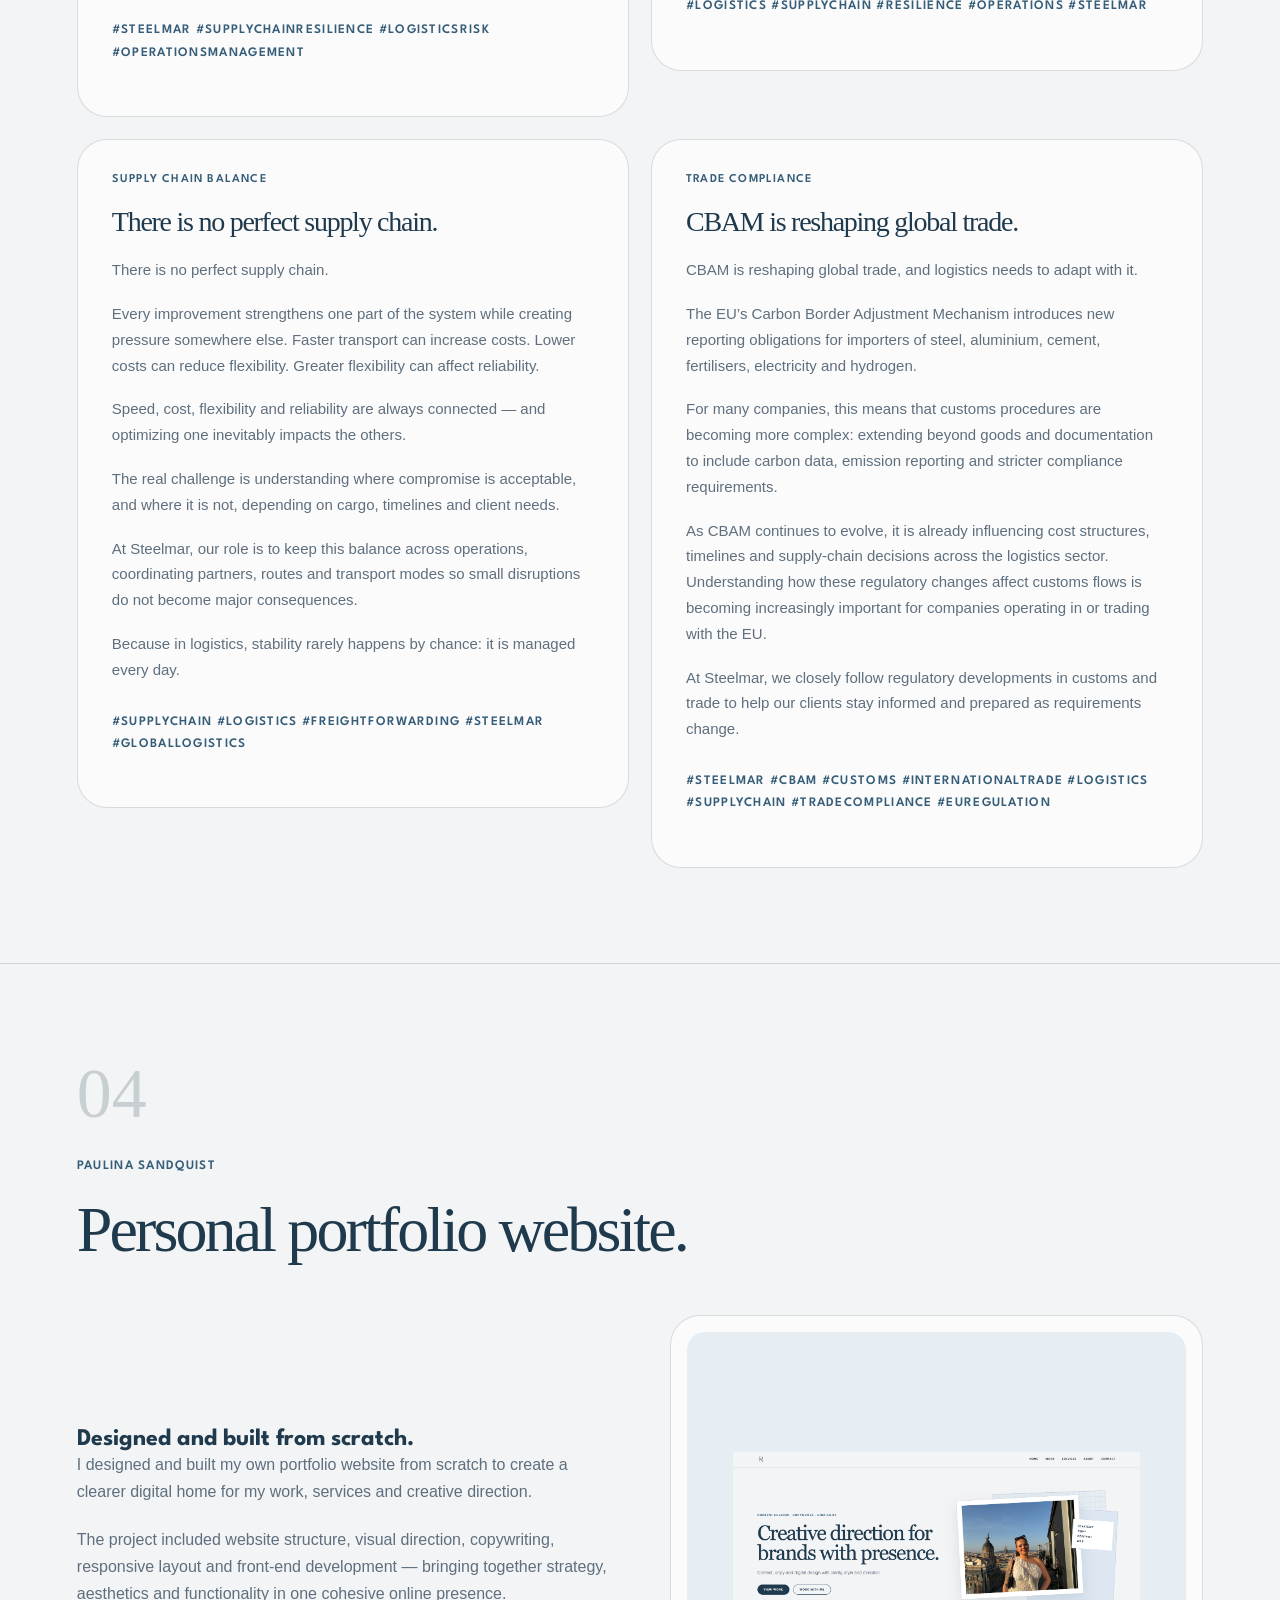
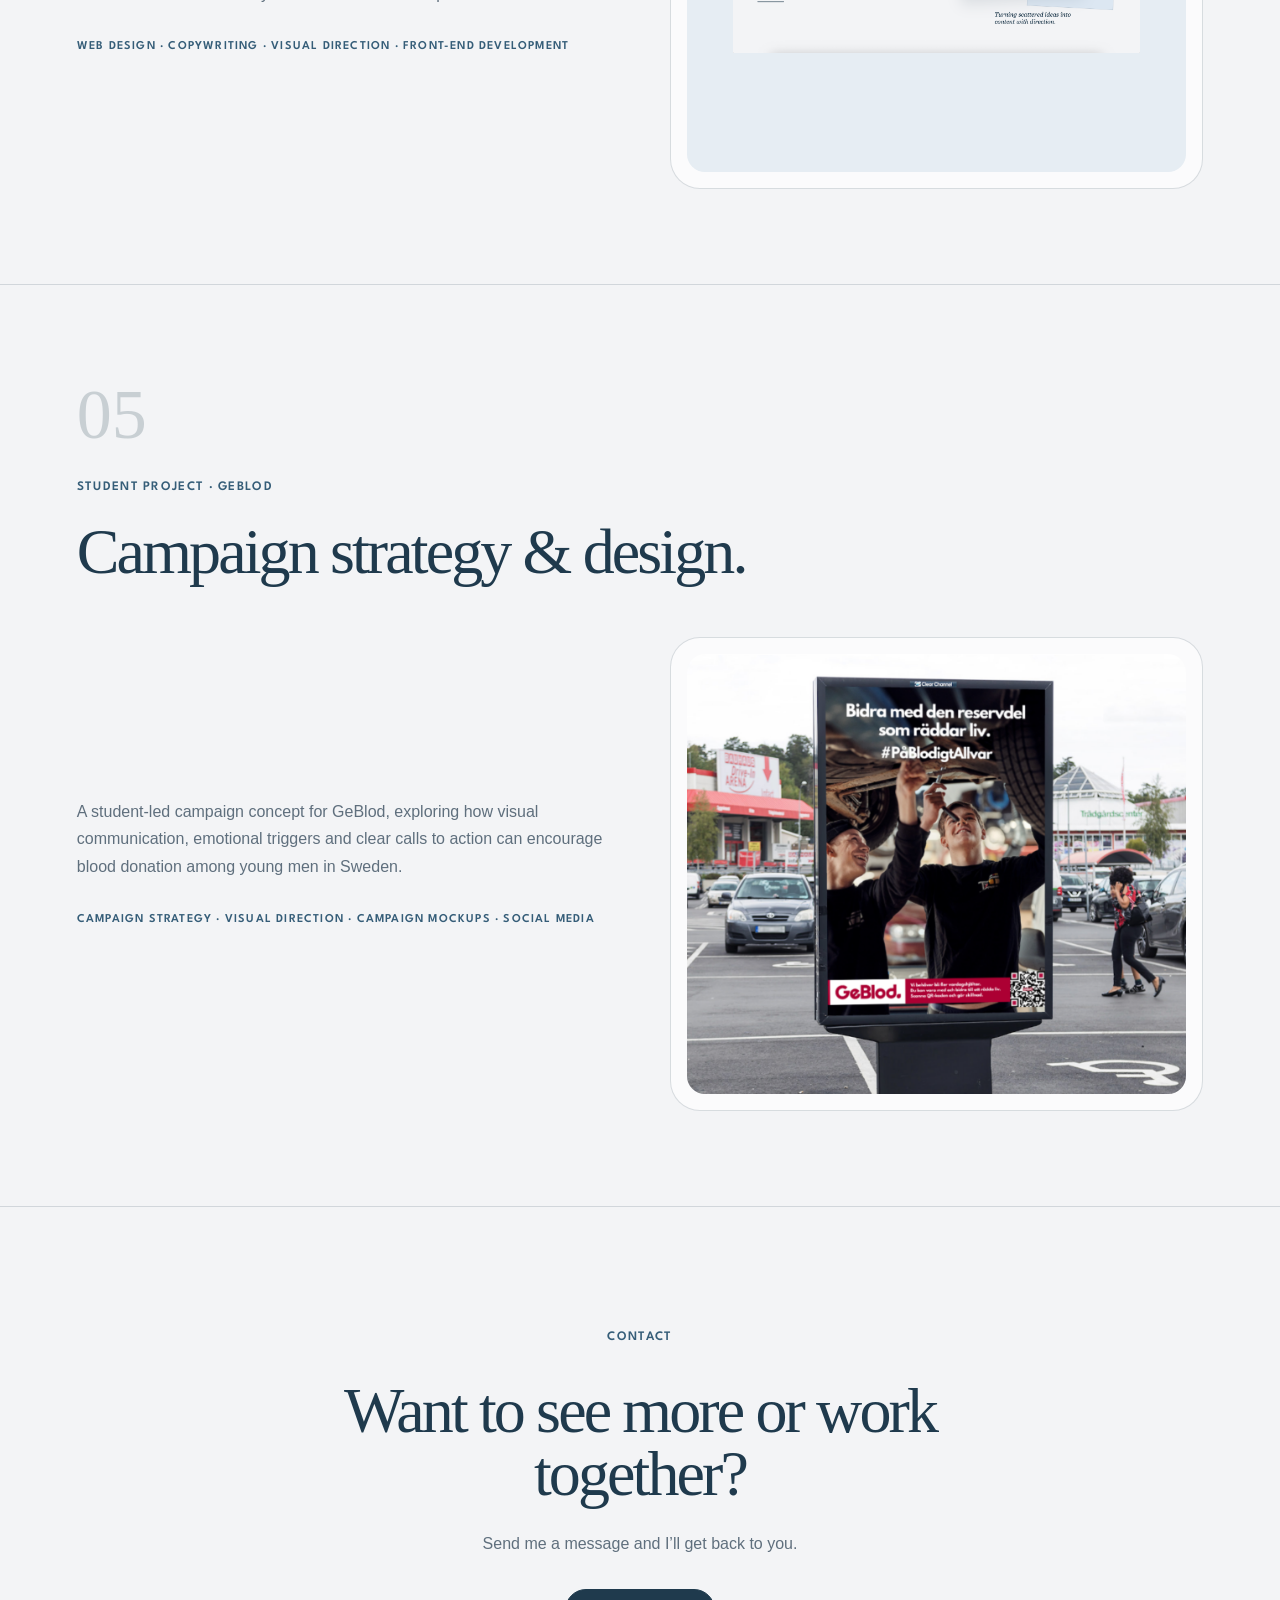
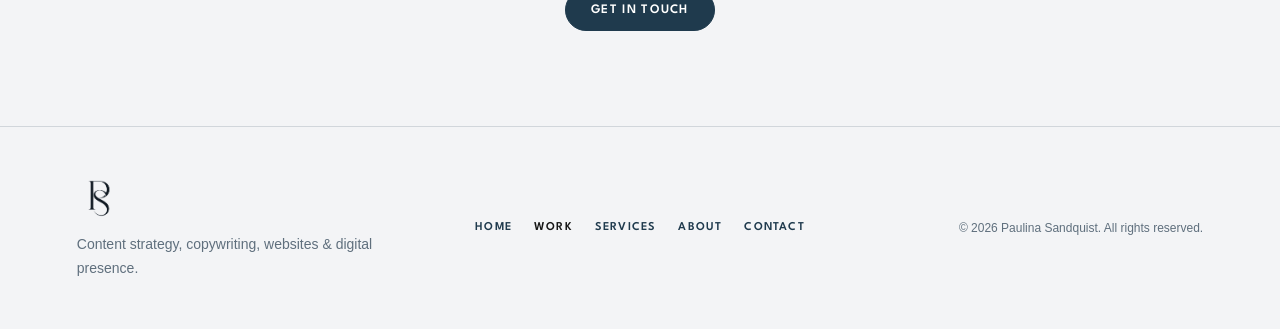
<file: work.html>
<!DOCTYPE html>
<html lang="en">
<head>
  <meta charset="UTF-8">
  <meta name="viewport" content="width=device-width, initial-scale=1.0">
  <title>Work | Paulina Sandquist</title>

  <link rel="preconnect" href="https://fonts.googleapis.com">
  <link rel="preconnect" href="https://fonts.gstatic.com" crossorigin>
  <link href="https://fonts.googleapis.com/css2?family=League+Spartan:wght@400;500;600;700&display=swap" rel="stylesheet">

  <link rel="stylesheet" href="style.css">
</head>

<body>

<header class="site-header">
  <a href="index.html" class="logo">
    <img src="images/PS.png" alt="Paulina Sandquist logo">
  </a>

  <nav class="main-nav" aria-label="Primary navigation">
    <a href="index.html">Home</a>
    <a href="work.html" aria-current="page">Work</a>
    <a href="services.html">Services</a>
    <a href="about.html">About</a>
    <a href="contact.html">Contact</a>
  </nav>
</header>

<main>

  <section class="subpage-hero simple-page-hero">
    <div class="subpage-copy fade-item">
      <p class="eyebrow">Selected work</p>

      <h1>A closer look at the brands, campaigns and digital content I’ve worked on.</h1>

      <p class="intro-text">
        A curated selection of projects across lifestyle, travel, logistics and social impact —
        bringing together copywriting, content strategy, visual direction and digital communication.
      </p>
    </div>
  </section>

  <section class="work-index">
    <a href="#plie">Plié Pilates</a>
    <a href="#volotea">Volotea</a>
    <a href="#steelmar">Steelmar</a>
    <a href="#portfolio-website">Portfolio website</a>
    <a href="#geblod">GeBlod</a>
  </section>


  <!-- PLIE PILATES -->

  <section class="case-section" id="plie">
    <div class="case-number">01</div>

    <div class="case-header fade-item">
      <p class="eyebrow">Plié Pilates</p>
      <h2>Visual identity &amp; social media campaign.</h2>
    </div>

    <div class="case-overview">

      <div class="case-media logo-case-media fade-item">
        <img src="images/plielogga.png" alt="Plié Pilates visual identity">
      </div>

      <div class="case-copy fade-item">
        <p>
          I developed the visual direction for Plié Pilates, a reformer pilates studio in Gothenburg —
          shaping the logo direction, typography, color palette, content style and branded campaign material.
        </p>

        <p>
          The project later expanded into a full social media campaign, where I shaped
          the concept, planned the rollout and created the content from start to finish —
          including copywriting, photography, video, editing and publishing.
        </p>

        <p class="case-meta">
          Brand identity · Visual direction · Content creation · Social media campaign
        </p>
      </div>

    </div>


    <!-- PLIE CAMPAIGN CONTENT -->

    <div class="case-subsection">

      <div class="case-subcopy fade-item">
        <p class="eyebrow">Campaign content</p>

        <h3>Short-form content for the campaign rollout.</h3>

        <p>
          A selection of videos created for Instagram and TikTok, designed to build attention,
          communicate the campaign clearly and stay aligned with the studio’s visual identity.
        </p>
      </div>


      <div class="mobile-carousel-wrap">

        <button
          class="carousel-arrow carousel-arrow-left"
          type="button"
          aria-label="Previous video"
        >‹</button>


        <div class="video-grid reel-grid mobile-carousel">

          <article class="video-card reel-card fade-item">

            <video
              controls
              muted
              playsinline
              preload="metadata"
              poster="images/plie.png"
            >
              <source src="videos/plie-hero-reel.mp4" type="video/mp4">
              Your browser does not support the video tag.
            </video>

            <div>
              <span>Hero reel</span>

              <p>
                Campaign launch video created to introduce the giveaway and capture attention.
              </p>
            </div>

          </article>


          <article class="video-card reel-card fade-item">

            <video
              controls
              muted
              playsinline
              preload="metadata"
              poster="images/plie-video-poster.jpg"
            >
              <source src="videos/plie-campaign-video.mp4" type="video/mp4">
              Your browser does not support the video tag.
            </video>

            <div>
              <span>Campaign reel</span>

              <p>
                Short-form content built from studio footage, movement details and brand atmosphere.
              </p>
            </div>

          </article>


          <article class="video-card reel-card fade-item">

            <video
              controls
              muted
              playsinline
              preload="metadata"
              poster="images/plie-third-poster.jpg"
            >
              <source src="videos/plie-third-video.mp4" type="video/mp4">
              Your browser does not support the video tag.
            </video>

            <div>
              <span>Campaign reel</span>

              <p>
                Additional short-form content created for the campaign rollout across Instagram and TikTok.
              </p>
            </div>

          </article>

        </div>


        <button
          class="carousel-arrow carousel-arrow-right"
          type="button"
          aria-label="Next video"
        >›</button>

      </div>
    </div>


    <!-- PLIE RESULTS -->

    <div class="case-subsection plie-results-section">

      <div class="case-subcopy fade-item">
        <p class="eyebrow">Campaign results</p>

        <h3>Turning campaign content into visible growth.</h3>

        <p>
          The campaign results showed stronger visibility, higher engagement and clear follower growth.
        </p>

        <p class="case-meta">
          Views +117% · Accounts reached +449% · Interactions +868% · Net new followers +161
        </p>
      </div>


      <div class="growth-grid fade-item">

        <figure class="growth-card growth-card-large">
          <img
            src="images/statistik.png"
            alt="Plié Pilates campaign growth dashboard"
          >

          <figcaption>
            Campaign dashboard showing reach, views, interactions and follower growth.
          </figcaption>
        </figure>


        <figure class="growth-card">
          <img
            src="images/plie-growth-2.png"
            alt="Plié Pilates campaign growth percentage charts"
          >

          <figcaption>
            Growth summary with key percentage increases from the campaign period.
          </figcaption>
        </figure>

      </div>

    </div>
  </section>


  <!-- VOLOTEA -->

  <section class="case-section" id="volotea">
    <div class="case-number">02</div>

    <div class="case-header fade-item">
      <p class="eyebrow">Volotea</p>

      <h2>Campaign concept &amp; copywriting.</h2>
    </div>


    <div class="case-overview reverse-layout">

      <div class="case-copy fade-item">
        <h3>A milestone celebration brought to life at the airport.</h3>

        <p>
          Worked on concept and copy for an airport activation celebrating Volotea’s
          80 million passengers milestone, transforming a brand achievement into a
          warm, physical experience for travellers.
        </p>

        <p>
          The messaging focused on making the moment feel celebratory, human and easy
          to connect with — from the campaign idea to the passenger-facing copy used
          around the activation.
        </p>

        <p class="case-meta">
          Airport activation · Creative concept · Campaign copy · Brand experience
        </p>
      </div>


      <div class="case-media fade-item">
        <img
          src="images/volotea2.jpeg"
          alt="Volotea airport activation campaign"
        >
      </div>

    </div>
  </section>


  <!-- STEELMAR -->

  <section class="case-section" id="steelmar">
    <div class="case-number">03</div>

    <div class="case-header fade-item">
      <p class="eyebrow">Steelmar</p>

      <h2>LinkedIn strategy &amp; B2B content.</h2>
    </div>


    <div class="case-overview">

      <div class="case-copy fade-item">

        <p>
          I manage Steelmar’s ongoing LinkedIn presence, working across content planning,
          research, copywriting, visual direction and publishing to maintain a consistent
          and relevant B2B presence.
        </p>

        <p>
          My role includes identifying relevant topics, developing content angles, writing
          and refining copy, coordinating visual direction and managing the publishing
          rhythm across the company’s LinkedIn presence.
        </p>

        <p class="case-meta">
          Content strategy · Research · Copywriting · Editorial planning · Visual direction · LinkedIn management
        </p>

      </div>


      <div class="case-media contain-case-media fade-item">
        <img
          src="images/steelmar.png"
          alt="Steelmar logo and content project"
        >
      </div>

    </div>


    <!-- STEELMAR COPY SAMPLES -->

    <div class="case-subsection copy-samples">

      <div class="case-subcopy fade-item">

        <p class="eyebrow">Copy samples</p>

        <h3>Structured copy for B2B communication.</h3>

        <p>
          These LinkedIn examples show how I translate logistics topics into clear,
          professional and readable content — with a tone shaped for decision-makers,
          operations teams and industrial audiences.
        </p>

      </div>


      <div class="mobile-carousel-wrap">

        <button
          class="carousel-arrow carousel-arrow-left"
          type="button"
          aria-label="Previous copy example"
        >‹</button>


        <div class="copy-grid mobile-carousel">


          <!-- COPY SAMPLE 1 -->

          <article class="copy-card fade-item">

            <span>Supply chain fragility</span>

            <h4>Supply chains rarely collapse suddenly.</h4>

            <p>
              Supply chains rarely collapse suddenly. They become fragile over time.
            </p>

            <p>
              Small inefficiencies accumulate. Coordination becomes more difficult.
              Documentation becomes heavier. Capacity becomes harder to secure.
            </p>

            <p>
              At first, these changes are barely noticeable. But over time, they reduce
              flexibility and increase the system’s sensitivity to disruption.
            </p>

            <p>
              Nothing fails all at once.
            </p>

            <p>
              Instead, the system gradually loses its ability to absorb pressure.
            </p>

            <p>
              By the time a disruption becomes visible, the underlying fragility has often
              been building for some time.
            </p>

            <p>
              Stability is not created by reacting quickly to problems.
            </p>

            <p>
              It is created by designing operations that can absorb pressure before
              disruptions appear.
            </p>

            <p class="copy-hashtags">
              #steelmar #supplychainresilience #logisticsrisk #operationsmanagement
            </p>

          </article>


          <!-- COPY SAMPLE 2 -->

          <article class="copy-card fade-item">

            <span>Systems under pressure</span>

            <h4>
              Logistics systems are designed to function within a certain balance.
            </h4>

            <p>
              Logistics systems are designed to function within a certain balance.
              But in reality, that balance is constantly under pressure.
            </p>

            <p>
              At Steelmar, this is visible across daily operations, where demand fluctuates,
              capacity shifts, regulations evolve and infrastructure becomes constrained.
              When systems are stretched, inefficiencies that were previously invisible start
              to surface.
            </p>

            <p>
              Processes take longer, coordination becomes more complex, and decisions
              require greater precision to avoid disruption.
            </p>

            <p>
              Well-structured logistics systems are not defined by how they perform in
              stable conditions, but by how they adapt when that pressure increases.
            </p>

            <p>
              That is why operations are approached not as fixed processes, but as systems
              that must remain controlled even as conditions change.
            </p>

            <p class="copy-hashtags">
              #Logistics #SupplyChain #Resilience #Operations #Steelmar
            </p>

          </article>


          <!-- COPY SAMPLE 3 -->

          <article class="copy-card fade-item">

            <span>Supply chain balance</span>

            <h4>There is no perfect supply chain.</h4>

            <p>
              There is no perfect supply chain.
            </p>

            <p>
              Every improvement strengthens one part of the system while creating pressure
              somewhere else. Faster transport can increase costs. Lower costs can reduce
              flexibility. Greater flexibility can affect reliability.
            </p>

            <p>
              Speed, cost, flexibility and reliability are always connected — and optimizing
              one inevitably impacts the others.
            </p>

            <p>
              The real challenge is understanding where compromise is acceptable, and where
              it is not, depending on cargo, timelines and client needs.
            </p>

            <p>
              At Steelmar, our role is to keep this balance across operations, coordinating
              partners, routes and transport modes so small disruptions do not become
              major consequences.
            </p>

            <p>
              Because in logistics, stability rarely happens by chance: it is managed every day.
            </p>

            <p class="copy-hashtags">
              #SupplyChain #Logistics #FreightForwarding #Steelmar #GlobalLogistics
            </p>

          </article>


          <!-- COPY SAMPLE 4 -->

          <article class="copy-card fade-item">

            <span>Trade compliance</span>

            <h4>CBAM is reshaping global trade.</h4>

            <p>
              CBAM is reshaping global trade, and logistics needs to adapt with it.
            </p>

            <p>
              The EU’s Carbon Border Adjustment Mechanism introduces new reporting obligations
              for importers of steel, aluminium, cement, fertilisers, electricity and hydrogen.
            </p>

            <p>
              For many companies, this means that customs procedures are becoming more complex:
              extending beyond goods and documentation to include carbon data, emission reporting
              and stricter compliance requirements.
            </p>

            <p>
              As CBAM continues to evolve, it is already influencing cost structures, timelines
              and supply-chain decisions across the logistics sector. Understanding how these
              regulatory changes affect customs flows is becoming increasingly important for
              companies operating in or trading with the EU.
            </p>

            <p>
              At Steelmar, we closely follow regulatory developments in customs and trade
              to help our clients stay informed and prepared as requirements change.
            </p>

            <p class="copy-hashtags">
              #Steelmar #CBAM #Customs #InternationalTrade #Logistics #SupplyChain
              #TradeCompliance #EURegulation
            </p>

          </article>

        </div>


        <button
          class="carousel-arrow carousel-arrow-right"
          type="button"
          aria-label="Next copy example"
        >›</button>

      </div>
    </div>

  </section>


  <!-- PORTFOLIO WEBSITE -->

  <section class="case-section" id="portfolio-website">
    <div class="case-number">04</div>

    <div class="case-header fade-item">
      <p class="eyebrow">Paulina Sandquist</p>

      <h2>Personal portfolio website.</h2>
    </div>


    <div class="case-overview reverse-layout">

      <div class="case-copy fade-item">

        <h3>Designed and built from scratch.</h3>

        <p>
          I designed and built my own portfolio website from scratch to create a clearer
          digital home for my work, services and creative direction.
        </p>

        <p>
          The project included website structure, visual direction, copywriting, responsive
          layout and front-end development — bringing together strategy, aesthetics and
          functionality in one cohesive online presence.
        </p>

        <p class="case-meta">
          Web design · Copywriting · Visual direction · Front-end development
        </p>

      </div>


      <div class="case-media contain-case-media fade-item">
        <img
          src="images/portfolio-website.jpg"
          alt="Paulina Sandquist portfolio website design"
        >
      </div>

    </div>
  </section>


  <!-- GEBLOD -->

  <section class="case-section" id="geblod">
    <div class="case-number">05</div>

    <div class="case-header fade-item">
      <p class="eyebrow">Student project · GeBlod</p>

      <h2>Campaign strategy &amp; design.</h2>
    </div>


    <div class="case-overview reverse-layout">

      <div class="case-copy fade-item">

        <p>
          A student-led campaign concept for GeBlod, exploring how visual communication,
          emotional triggers and clear calls to action can encourage blood donation among
          young men in Sweden.
        </p>

        <p class="case-meta">
          Campaign strategy · Visual direction · Campaign mockups · Social media
        </p>

      </div>


      <div class="case-media fade-item">
        <img
          src="images/geblod.png"
          alt="GeBlod campaign"
        >
      </div>

    </div>
  </section>


  <!-- CONTACT -->

  <section class="contact-cta">

    <p class="eyebrow">Contact</p>

    <h2>Want to see more or work together?</h2>

    <p>
      Send me a message and I’ll get back to you.
    </p>

    <a href="contact.html" class="button">
      Get in touch
    </a>

  </section>

</main>


<footer class="site-footer">

  <div class="footer-brand">

    <img
      src="images/PS.png"
      alt="Paulina Sandquist logo"
    >

    <p>
      Content strategy, copywriting, websites &amp; digital presence.
    </p>

  </div>


  <nav class="footer-links" aria-label="Footer navigation">
    <a href="index.html">Home</a>
    <a href="work.html" aria-current="page">Work</a>
    <a href="services.html">Services</a>
    <a href="about.html">About</a>
    <a href="contact.html">Contact</a>
  </nav>


  <p class="copyright">
    © 2026 Paulina Sandquist. All rights reserved.
  </p>

</footer>


<script src="script.js"></script>

</body>
</html>
</file>
<file: style.css>
* {
  margin: 0;
  padding: 0;
  box-sizing: border-box;
}

:root {
  --bg: #F3F4F6;
  --bg-light: #FFFFFF;
  --blue: #1f3a4d;
  --blue-mid: #355d78;
  --blue-soft: #E6EDF3;
  --text: #161616;
  --muted: #5F6F7D;
  --line: rgba(31, 58, 77, 0.16);

  --serif: Georgia, "Times New Roman", serif;
  --sans: Helvetica, Arial, sans-serif;
  --display: "League Spartan", Helvetica, Arial, sans-serif;

  --radius-lg: 30px;
  --section-pad: 95px 6vw;
}

html {
  scroll-behavior: smooth;
}

body {
  background: var(--bg);
  color: var(--text);
  font-family: var(--sans);
}

img,
video {
  width: 100%;
  display: block;
}

a {
  color: inherit;
}

/* ANIMATION */

.hidden {
  opacity: 0;
  transform: translateY(26px);
  transition: opacity 0.7s ease, transform 0.7s ease;
}

.show {
  opacity: 1;
  transform: translateY(0);
}

/* HEADER */

.site-header {
  position: fixed;
  inset: 0 0 auto 0;
  height: 72px;
  padding: 18px 6vw;
  display: flex;
  align-items: center;
  justify-content: space-between;
  background: rgba(243, 244, 246, 0.9);
  backdrop-filter: blur(18px);
  border-bottom: 1px solid var(--line);
  z-index: 1000;
}

.logo img {
  width: auto;
  height: 30px;
}

.main-nav,
.footer-links {
  display: flex;
  gap: 30px;
}

.main-nav a,
.footer-links a,
.text-link,
.button,
.eyebrow,
.case-meta,
.copy-card span,
.copy-hashtags,
.work-index a,
.service-card span,
.service-detail-card span,
.contact-details span,
figcaption,
.project-info span,
.project-info small {
  font-family: var(--display);
  letter-spacing: 0.1em;
  text-transform: uppercase;
  font-weight: 600;
}

.main-nav a,
.footer-links a {
  font-size: 12px;
  text-decoration: none;
  color: var(--blue);
}

.main-nav a:hover,
.footer-links a:hover,
.text-link:hover,
.button:hover {
  opacity: 0.75;
}

.main-nav a[aria-current="page"],
.footer-links a[aria-current="page"] {
  color: var(--text);
}

/* TYPE */

.eyebrow {
  display: inline-block;
  margin-bottom: 22px;
  font-size: 13px;
  color: var(--blue-mid);
}

h1,
h2,
h3,
h4 {
  color: var(--blue);
}

h1,
h2,
.case-subcopy h3,
.copy-card h4 {
  font-family: var(--serif);
  font-weight: 400;
  letter-spacing: -0.045em;
}

h1 {
  max-width: 900px;
  font-size: clamp(46px, 6vw, 88px);
  line-height: 0.96;
}

h2 {
  font-size: clamp(38px, 5vw, 74px);
  line-height: 0.98;
}

h3 {
  font-family: var(--display);
  font-size: 24px;
  line-height: 1;
}

h4 {
  font-size: 28px;
  line-height: 1.08;
}

p {
  font-size: 16px;
  line-height: 1.7;
  color: var(--muted);
  font-weight: 300;
}

.intro-text {
  max-width: 650px;
  margin-top: 26px;
  font-size: 18px;
}

/* BUTTONS */

.button {
  display: inline-block;
  padding: 14px 25px;
  border: 1px solid var(--blue);
  border-radius: 999px;
  background: var(--blue);
  color: #FFFFFF;
  font-family: var(--display);
  font-size: 13px;
  letter-spacing: 0.1em;
  text-transform: uppercase;
  font-weight: 600;
  text-decoration: none;
  transition: 0.25s ease;
}

.secondary-button {
  background: transparent;
  color: var(--blue);
}

.text-link {
  display: inline-block;
  padding-bottom: 5px;
  border-bottom: 1px solid var(--blue);
  color: var(--blue);
  font-size: 13px;
  text-decoration: none;
  transition: 0.25s ease;
}

/* SHARED LAYOUT */

.statement-section,
.results-section,
.about-preview,
.subpage-hero,
.case-overview,
.process-section,
.contact-page {
  display: grid;
  gap: 60px;
  align-items: center;
}

.statement-section,
.results-section,
.about-preview,
.selected-work,
.services-preview,
.testimonials,
.background-section,
.case-section,
.contact-cta,
.services-page-section {
  padding: var(--section-pad);
  border-bottom: 1px solid var(--line);
}

.statement-cards,
.results-grid,
.project-grid,
.services-grid,
.testimonial-grid,
.background-grid,
.services-detail-grid,
.copy-grid {
  display: grid;
  gap: 22px;
}

.section-heading {
  display: flex;
  justify-content: space-between;
  align-items: flex-end;
  gap: 40px;
  margin-bottom: 50px;
}

.section-heading h2 {
  max-width: 820px;
}

/* HOME HERO */

.hero {
  min-height: 100vh;
  padding: 118px 6vw 80px;
  display: grid;
  grid-template-columns: minmax(0, 1fr) minmax(360px, 0.85fr);
  gap: 70px;
  align-items: center;
  border-bottom: 1px solid var(--line);
}

.hero-copy::after {
  content: "";
  display: block;
  width: 110px;
  height: 3px;
  margin-top: 28px;
  background: var(--blue);
  border-radius: 999px;
}

.hero-actions {
  margin-top: 34px;
  display: flex;
  gap: 16px;
  flex-wrap: wrap;
}

.hero-collage {
  position: relative;
  min-height: 620px;
}

.paper {
  position: absolute;
  border: 1px solid rgba(31, 58, 77, 0.18);
}

.paper-grid {
  inset: 40px 34px auto auto;
  width: 72%;
  height: 68%;
  background-color: var(--blue-soft);
  background-image:
    linear-gradient(rgba(31, 58, 77, 0.08) 1px, transparent 1px),
    linear-gradient(90deg, rgba(31, 58, 77, 0.08) 1px, transparent 1px);
  background-size: 22px 22px;
  transform: rotate(-2deg);
}

.paper-blue {
  right: 0;
  top: 110px;
  width: 55%;
  height: 66%;
  background: #DCE7F2;
  transform: rotate(3deg);
}

.portrait-card {
  position: absolute;
  left: 0;
  top: 62px;
  width: 78%;
  height: 410px;
  padding: 20px;
  background: var(--bg-light);
  border: 1px solid rgba(31, 58, 77, 0.2);
  transform: rotate(-3deg);
  box-shadow: 0 22px 60px rgba(31, 58, 77, 0.12);
  z-index: 3;
}

.portrait-card img {
  height: 100%;
  object-fit: cover;
}

.note-card {
  position: absolute;
  right: 10px;
  top: 155px;
  width: 170px;
  padding: 24px 20px;
  display: grid;
  gap: 10px;
  background: var(--bg-light);
  border: 1px solid rgba(31, 58, 77, 0.18);
  transform: rotate(4deg);
  z-index: 4;
}

.note-card span {
  font-family: var(--display);
  font-size: 12px;
  color: var(--blue);
  letter-spacing: 0.12em;
  text-transform: uppercase;
  font-weight: 600;
}

.handwritten-note {
  position: absolute;
  left: 150px;
  bottom: 28px;
  max-width: 330px;
  font-family: var(--serif);
  font-style: italic;
  font-size: 25px;
  line-height: 1.18;
  color: var(--blue);
  z-index: 5;
}

/* POINT SECTION */

.statement-section {
  grid-template-columns: 0.85fr 1.15fr;
  background: var(--blue-soft);
}

.statement-copy h2 {
  max-width: 620px;
}

.statement-cards {
  grid-template-columns: repeat(3, 1fr);
  align-items: stretch;
}

/* CARDS */

.proof-card,
.project-card,
.service-card,
.testimonial-card,
.service-detail-card,
.copy-card,
.case-media,
.dashboard-card,
.growth-card,
.video-card,
.contact-page-form {
  border: 1px solid rgba(31, 58, 77, 0.16);
  border-radius: var(--radius-lg);
  background: rgba(255, 255, 255, 0.62);
}

.proof-card,
.service-card,
.testimonial-card,
.copy-card,
.service-detail-card {
  padding: 34px;
}

.proof-card span,
.service-card span {
  display: block;
  margin-bottom: 34px;
  font-size: 13px;
  color: var(--blue-mid);
}

.proof-card h3,
.service-card h3 {
  margin-bottom: 14px;
}

.proof-card p,
.service-card p {
  font-size: 14px;
}

/* SELECTED WORK */

.project-grid {
  grid-template-columns: repeat(3, 1fr);
  align-items: stretch;
}

.project-card {
  overflow: hidden;
  display: flex;
  flex-direction: column;
  text-decoration: none;
  transition: 0.25s ease;
}

.project-card:hover,
.service-card:hover {
  transform: translateY(-4px);
}

.project-image {
  height: 260px;
  overflow: hidden;
  background: var(--blue-soft);
}

.project-image img {
  height: 100%;
  object-fit: cover;
}

.logo-image img,
.contain-image img {
  object-fit: contain;
  padding: 10px;
}

.project-info {
  flex: 1;
  padding: 26px;
  display: flex;
  flex-direction: column;
}

.project-info span,
.project-info small {
  display: block;
  font-size: 12px;
  color: var(--blue-mid);
}

.project-info h3 {
  margin: 16px 0 14px;
}

.project-info p {
  margin-bottom: 22px;
  font-size: 14px;
}

.project-info small {
  margin-top: auto;
  padding-top: 16px;
}

/* RESULTS */

.results-section {
  grid-template-columns: 0.85fr 1.15fr;
  background: var(--blue);
}

.results-section h2,
.results-section .eyebrow,
.results-section p,
.results-grid strong,
.results-section .proof-card span {
  color: #FFFFFF;
}

.results-section h2 {
  margin-bottom: 24px;
}

.results-grid {
  grid-template-columns: repeat(2, 1fr);
}

.results-grid .proof-card {
  background: rgba(255, 255, 255, 0.08);
  border-color: rgba(255, 255, 255, 0.24);
}

.results-grid strong {
  display: block;
  font-family: var(--serif);
  font-size: clamp(42px, 5vw, 76px);
  font-weight: 400;
}

/* SERVICES */

.services-grid,
.background-grid,
.testimonial-grid {
  grid-template-columns: repeat(3, 1fr);
}

.service-card {
  min-height: 250px;
}

/* ABOUT PREVIEW */

.about-preview,
.subpage-hero {
  grid-template-columns: 0.9fr 1.1fr;
}

.about-collage {
  position: relative;
}

.about-image {
  position: relative;
  z-index: 2;
  width: 85%;
  height: 440px;
  padding: 18px;
  background: var(--bg);
  border: 1px solid rgba(31, 58, 77, 0.16);
  transform: rotate(-2deg);
}

.about-image img {
  height: 100%;
  object-fit: cover;
}

.small-paper {
  position: absolute;
  right: 20px;
  bottom: -30px;
  width: 240px;
  height: 180px;
  background-color: var(--blue-soft);
  background-image:
    linear-gradient(rgba(31, 58, 77, 0.08) 1px, transparent 1px),
    linear-gradient(90deg, rgba(31, 58, 77, 0.08) 1px, transparent 1px);
  background-size: 20px 20px;
}

.about-preview .eyebrow {
  margin-bottom: 28px;
}

.about-preview h2 {
  margin-bottom: 26px;
}

.about-preview p {
  max-width: 720px;
  margin-bottom: 28px;
}

.about-preview .text-link {
  margin-top: 4px;
}

/* ABOUT PAGE */

.about-page-hero .subpage-copy {
  max-width: 700px;
}

.about-page-hero .subpage-copy h1 {
  margin-bottom: 34px;
}

.about-page-hero .intro-text {
  margin-top: 0;
  margin-bottom: 24px;
}

.about-page-hero .subpage-copy p:not(.eyebrow):not(.intro-text) {
  margin-bottom: 0;
}

/* TESTIMONIALS */

.testimonial-card {
  min-height: 240px;
  display: flex;
  flex-direction: column;
  justify-content: space-between;
  background: var(--blue-soft);
}

.testimonial-card p {
  font-family: var(--serif);
  font-size: 25px;
  line-height: 1.18;
  color: var(--blue);
}

.testimonial-card span {
  margin-top: 26px;
  font-family: var(--display);
  font-size: 12px;
  letter-spacing: 0.12em;
  text-transform: uppercase;
  color: var(--blue-mid);
  font-weight: 600;
}

/* SUBPAGES */

.simple-page-hero {
  display: block;
  min-height: auto;
  padding: 150px 6vw 90px;
}

.subpage-hero {
  max-width: 1200px;
  margin: 0 auto;
  padding: 150px 40px 90px;
}

.subpage-hero.about-page-hero {
  padding-top: 210px;
}

.subpage-copy {
  max-width: 980px;
}

.services-detail-grid,
.copy-grid {
  grid-template-columns: repeat(2, 1fr);
}

.service-detail-card {
  min-height: 360px;
  display: flex;
  flex-direction: column;
}

.service-detail-card span {
  margin-bottom: 46px;
  color: var(--blue-mid);
  font-size: 13px;
}

.service-detail-card h2 {
  margin-bottom: 18px;
  font-family: var(--display);
  font-size: clamp(28px, 3vw, 42px);
  line-height: 1;
  letter-spacing: -0.03em;
}

.service-detail-card ul {
  list-style: none;
  display: flex;
  flex-wrap: wrap;
  gap: 8px;
  margin-top: auto;
  padding-top: 30px;
}

.service-detail-card li {
  padding: 8px 12px;
  border: 1px solid rgba(31, 58, 77, 0.18);
  border-radius: 999px;
  color: var(--blue);
  font-family: var(--display);
  font-size: 11px;
  letter-spacing: 0.08em;
  text-transform: uppercase;
  font-weight: 600;
}

/* CONTACT */

.subpage-hero.contact-page {
  grid-template-columns: 1fr 1fr;
  gap: 80px;
  align-items: start;
  padding-bottom: 100px;
}

.contact-page .subpage-copy {
  max-width: 520px;
}

.contact-details {
  margin-top: 42px;
  display: grid;
  gap: 24px;
}

.contact-details div {
  padding-top: 18px;
  border-top: 1px solid rgba(31, 58, 77, 0.25);
}

.contact-details span {
  display: block;
  margin-bottom: 8px;
  font-size: 12px;
  color: var(--blue-mid);
}

.contact-details a,
.contact-details p {
  font-family: var(--sans);
  font-size: 16px;
  line-height: 1.7;
  font-weight: 300;
  color: var(--muted);
  text-decoration: none;
}

.contact-details a:hover {
  color: var(--blue);
  opacity: 0.8;
}

.contact-page-form {
  width: 100%;
  padding: 44px;
  background: rgba(255, 255, 255, 0.35);
}

.contact-form {
  display: grid;
  gap: 18px;
}

.form-row {
  display: grid;
  grid-template-columns: 1fr 1fr;
  gap: 18px;
}

.contact-form input,
.contact-form textarea {
  width: 100%;
  padding: 16px 18px;
  border: 1px solid rgba(31, 58, 77, 0.25);
  border-radius: 999px;
  background: rgba(255, 255, 255, 0.78);
  font-family: var(--sans);
  font-size: 14px;
  color: var(--text);
  outline: none;
}

.contact-form textarea {
  min-height: 160px;
  resize: vertical;
  border-radius: 24px;
}

.contact-form input::placeholder,
.contact-form textarea::placeholder {
  color: rgba(31, 58, 77, 0.65);
}

.contact-form button.button {
  width: fit-content;
  min-width: 220px;
  justify-self: center;
  margin-top: 8px;
  padding: 18px 34px;
  border: 2px solid var(--blue);
  border-radius: 999px;
  background: var(--blue);
  color: #FFFFFF;
  font-family: var(--display);
  font-size: 13px;
  letter-spacing: 0.16em;
  text-transform: uppercase;
  font-weight: 700;
  cursor: pointer;
  transition: 0.25s ease;
}

.contact-form button.button:hover {
  background: transparent;
  color: var(--blue);
  transform: translateY(-2px);
  opacity: 1;
}

.form-message {
  min-height: 24px;
  text-align: center;
  font-size: 14px;
  line-height: 1.5;
  color: var(--muted);
}

.form-message.is-success {
  color: var(--blue);
}

.form-message.is-error {
  color: #8A3A3A;
}

/* WORK PAGE */

.work-index {
  padding: 22px 6vw;
  display: flex;
  gap: 14px;
  flex-wrap: wrap;
  border-bottom: 1px solid var(--line);
  background: var(--blue-soft);
}

.work-index a {
  padding: 10px 15px;
  border: 1px solid rgba(31, 58, 77, 0.18);
  border-radius: 999px;
  color: var(--blue);
  font-size: 12px;
  text-decoration: none;
}

.case-section {
  position: relative;
}

.case-number {
  margin-bottom: 26px;
  font-family: var(--serif);
  font-size: 70px;
  line-height: 1;
  color: rgba(31, 58, 77, 0.2);
}

.case-header {
  max-width: 900px;
  margin-bottom: 54px;
}

.case-overview {
  grid-template-columns: 0.9fr 1.1fr;
}

.reverse-layout {
  grid-template-columns: 1fr 1fr;
}

.case-copy p {
  margin-bottom: 20px;
}

.case-meta {
  margin-top: 30px;
  font-size: 12px;
  color: var(--blue-mid);
}

.case-media,
.dashboard-card,
.growth-card {
  padding: 16px;
  overflow: hidden;
}

.case-media img {
  height: 440px;
  object-fit: cover;
  border-radius: 18px;
}

.logo-case-media img,
.contain-case-media img {
  object-fit: contain;
  padding: 46px;
  background: var(--blue-soft);
}

.case-subsection {
  margin-top: 90px;
  padding-top: 70px;
  border-top: 1px solid rgba(31, 58, 77, 0.14);
}

.case-subcopy {
  max-width: 780px;
  margin-bottom: 40px;
}

.case-subcopy h3 {
  max-width: 720px;
  font-size: clamp(34px, 4vw, 60px);
  line-height: 1;
}

.case-subcopy p:not(.eyebrow) {
  margin-top: 22px;
}

.process-section {
  grid-template-columns: 0.8fr 1.2fr;
}

/* VIDEO + RESULTS IMAGES */

.video-grid {
  display: grid;
  gap: 26px;
}

.reel-grid {
  max-width: 1080px;
  margin: 0 auto;
  grid-template-columns: repeat(3, minmax(220px, 320px));
  justify-content: center;
  align-items: start;
}

.video-card {
  overflow: hidden;
}

.reel-card video {
  aspect-ratio: 9 / 16;
  height: auto;
  max-height: 620px;
  object-fit: contain;
  background: var(--blue-soft);
}

.video-card div {
  padding: 24px;
}

.video-card span {
  display: block;
  margin-bottom: 10px;
  font-family: var(--display);
  font-size: 12px;
  letter-spacing: 0.12em;
  text-transform: uppercase;
  color: var(--blue-mid);
  font-weight: 600;
}

.plie-results-section {
  display: block;
}

.growth-grid {
  display: grid;
  grid-template-columns: minmax(0, 1.15fr) minmax(260px, 0.85fr);
  gap: 24px;
  align-items: start;
}

.growth-card img,
.dashboard-card img {
  height: auto;
  border-radius: 18px;
}

.growth-card-large {
  max-width: 760px;
}

.growth-card figcaption {
  margin-top: 12px;
  font-size: 11px;
  line-height: 1.45;
  color: var(--blue-mid);
}

/* COPY CARDS */

.copy-grid {
  align-items: start;
}

.copy-card p {
  margin-bottom: 18px;
  font-size: 15px;
  line-height: 1.72;
}

.copy-card span {
  display: block;
  margin-bottom: 22px;
  font-size: 12px;
  color: var(--blue-mid);
}

.copy-card h4 {
  margin-bottom: 20px;
}

.copy-hashtags {
  margin-top: 28px;
  font-size: 13px !important;
  line-height: 1.6;
  color: var(--blue-mid) !important;
}

/* CTA + FOOTER */

.contact-cta {
  text-align: center;
}

.contact-cta h2 {
  max-width: 780px;
  margin: 0 auto;
}

.contact-cta p {
  max-width: 560px;
  margin: 24px auto 32px;
}

.site-footer {
  padding: 48px 6vw;
  display: grid;
  grid-template-columns: 1fr auto 1fr;
  gap: 30px;
  align-items: center;
}

.footer-brand img {
  width: auto;
  height: 44px;
  margin-bottom: 14px;
}

.footer-brand p {
  max-width: 320px;
  font-size: 14px;
}

.footer-links {
  justify-self: center;
  gap: 22px;
  flex-wrap: wrap;
}

.copyright {
  justify-self: end;
  font-size: 12px;
  color: var(--muted);
}

/* CAROUSEL BASE */

.carousel-arrow {
  display: none;
}

/* RESPONSIVE: TABLET */

@media (max-width: 1100px) {
  .hero,
  .statement-section,
  .results-section,
  .about-preview,
  .subpage-hero,
  .case-overview,
  .reverse-layout,
  .process-section,
  .contact-page,
  .subpage-hero.contact-page {
    grid-template-columns: 1fr;
  }

  .hero-collage {
    max-width: 680px;
  }

  .project-grid,
  .services-grid,
  .testimonial-grid,
  .background-grid,
  .reel-grid {
    grid-template-columns: repeat(2, 1fr);
  }

  .statement-cards,
  .services-detail-grid,
  .copy-grid,
  .growth-grid {
    grid-template-columns: 1fr;
  }
}

/* RESPONSIVE: MOBILE */

@media (max-width: 760px) {
  :root {
    --section-pad: 76px 6vw;
  }

  .site-header {
    position: static;
    height: auto;
    align-items: flex-start;
    flex-direction: column;
    gap: 16px;
  }

  .main-nav {
    gap: 16px;
    flex-wrap: wrap;
  }

  .hero,
  .simple-page-hero,
  .subpage-hero,
  .subpage-hero.about-page-hero,
  .subpage-hero.contact-page {
    min-height: auto;
    padding: 70px 6vw;
  }

  h1 {
    font-size: 52px;
  }

  h2 {
    font-size: 42px;
  }

  .project-grid,
  .services-grid,
  .testimonial-grid,
  .results-grid,
  .background-grid,
  .reel-grid {
    grid-template-columns: 1fr;
  }

  .hero-collage {
    min-height: 520px;
  }

  .portrait-card {
    width: 84%;
    height: 330px;
  }

  .note-card {
    right: 0;
    top: 120px;
  }

  .handwritten-note {
    left: 52px;
    bottom: 22px;
    max-width: 270px;
    font-size: 22px;
  }

  .section-heading {
    flex-direction: column;
    align-items: flex-start;
  }

  .about-image {
    width: 100%;
    height: 360px;
  }

  .case-media img {
    height: auto;
  }

  .form-row {
    grid-template-columns: 1fr;
  }

  .contact-page-form {
    padding: 28px 22px;
  }

  .site-footer {
    grid-template-columns: 1fr;
  }

  .footer-links,
  .copyright {
    justify-self: start;
  }

  /* MOBILE HOMEPAGE */

  .selected-work .project-grid {
    display: flex;
    overflow-x: auto;
    gap: 18px;
    scroll-snap-type: x mandatory;
    padding-bottom: 16px;
  }

  .selected-work .project-card {
    flex: 0 0 84%;
    scroll-snap-align: center;
  }

  .results-grid {
    grid-template-columns: repeat(2, 1fr);
    gap: 12px;
  }

  .results-grid .proof-card {
    padding: 22px 16px;
    min-height: auto;
  }

  .results-grid strong {
    font-size: 38px;
  }

  .results-grid .proof-card span {
    font-size: 11px;
  }

  .services-preview .services-grid {
    display: none;
  }

  .services-preview .section-heading {
    margin-bottom: 24px;
  }

  /* MOBILE CAROUSELS */

  .mobile-carousel-wrap {
    position: relative;
  }

  .mobile-carousel {
    scroll-behavior: smooth;
    scrollbar-width: none;
  }

  .mobile-carousel::-webkit-scrollbar {
    display: none;
  }

  .selected-work .project-grid,
  .reel-grid {
    display: flex;
    overflow-x: auto;
    gap: 18px;
    scroll-snap-type: x mandatory;
    padding-bottom: 16px;
  }

  .copy-grid {
    display: flex;
    overflow-x: hidden;
    gap: 18px;
    scroll-snap-type: x mandatory;
    padding-bottom: 16px;
  }

  .selected-work .project-card,
  .reel-grid .video-card,
  .copy-grid .copy-card {
    flex: 0 0 84%;
    scroll-snap-align: center;
  }

  .copy-grid .copy-card {
    max-width: 84%;
    padding: 26px;
  }

  .copy-card p {
    font-size: 14px;
    line-height: 1.6;
  }

  .copy-card h4 {
    font-size: 24px;
  }

  /* MOBILE CHEVRON ARROWS */

  .carousel-arrow {
    display: block;
    position: absolute;
    top: 50%;
    z-index: 80;
    width: 48px;
    height: 70px;
    border: none;
    background: transparent;
    font-size: 0;
    cursor: pointer;
    transform: translateY(-50%);
  }

  .carousel-arrow::before {
    content: "";
    display: block;
    width: 22px;
    height: 22px;
    border-top: 3px solid var(--blue);
    border-right: 3px solid var(--blue);
    opacity: 0.95;
    transition: 0.25s ease;
  }

  .carousel-arrow-right {
    right: -4px;
  }

  .carousel-arrow-right::before {
    transform: rotate(45deg);
  }

  .carousel-arrow-left {
    left: -4px;
  }

  .carousel-arrow-left::before {
    transform: rotate(-135deg);
  }

  .carousel-arrow-right:hover::before {
    opacity: 1;
    transform: scale(1.08) rotate(45deg);
  }

  .carousel-arrow-left:hover::before {
    opacity: 1;
    transform: scale(1.08) rotate(-135deg);
  }
}

/* SKILLS */

.skills-section {
  padding: var(--section-pad);
  border-bottom: 1px solid var(--line);
}

.skills-grid {
  display: grid;
  grid-template-columns: 1.25fr 0.75fr;
  gap: 22px;
  align-items: stretch;
}

.skill-card {
  padding: 42px 38px;
  border: 1px solid rgba(31, 58, 77, 0.16);
  border-radius: var(--radius-lg);
  background: rgba(255, 255, 255, 0.62);
}

.skill-card span {
  display: block;
  margin-bottom: 30px;
  font-family: var(--display);
  font-size: 13px;
  letter-spacing: 0.1em;
  text-transform: uppercase;
  font-weight: 600;
  color: var(--blue-mid);
}

.skill-list {
  columns: 2;
  column-gap: 48px;
}

.language-list {
  columns: 2;
  column-gap: 34px;
}

.skill-list p {
  margin: 0 0 15px;
  break-inside: avoid;
  font-size: 16px;
  line-height: 1.45;
  color: var(--blue);
}

.skill-list small {
  display: block;
  margin-top: 3px;
  font-family: var(--display);
  font-size: 11px;
  letter-spacing: 0.08em;
  text-transform: uppercase;
  color: var(--muted);
  font-weight: 600;
}

@media (max-width: 760px) {
  .skills-grid {
    grid-template-columns: 1fr;
  }

  .skill-card {
    padding: 30px 26px;
  }

  .skill-list,
  .language-list {
    columns: 1;
  }

  .skill-list p {
    font-size: 15px;
  }
}

@media (prefers-reduced-motion: reduce) {
  html {
    scroll-behavior: auto;
  }

  *,
  *::before,
  *::after {
    scroll-behavior: auto !important;
    transition-duration: 0.01ms !important;
    animation-duration: 0.01ms !important;
    animation-iteration-count: 1 !important;
  }
}
</file>
